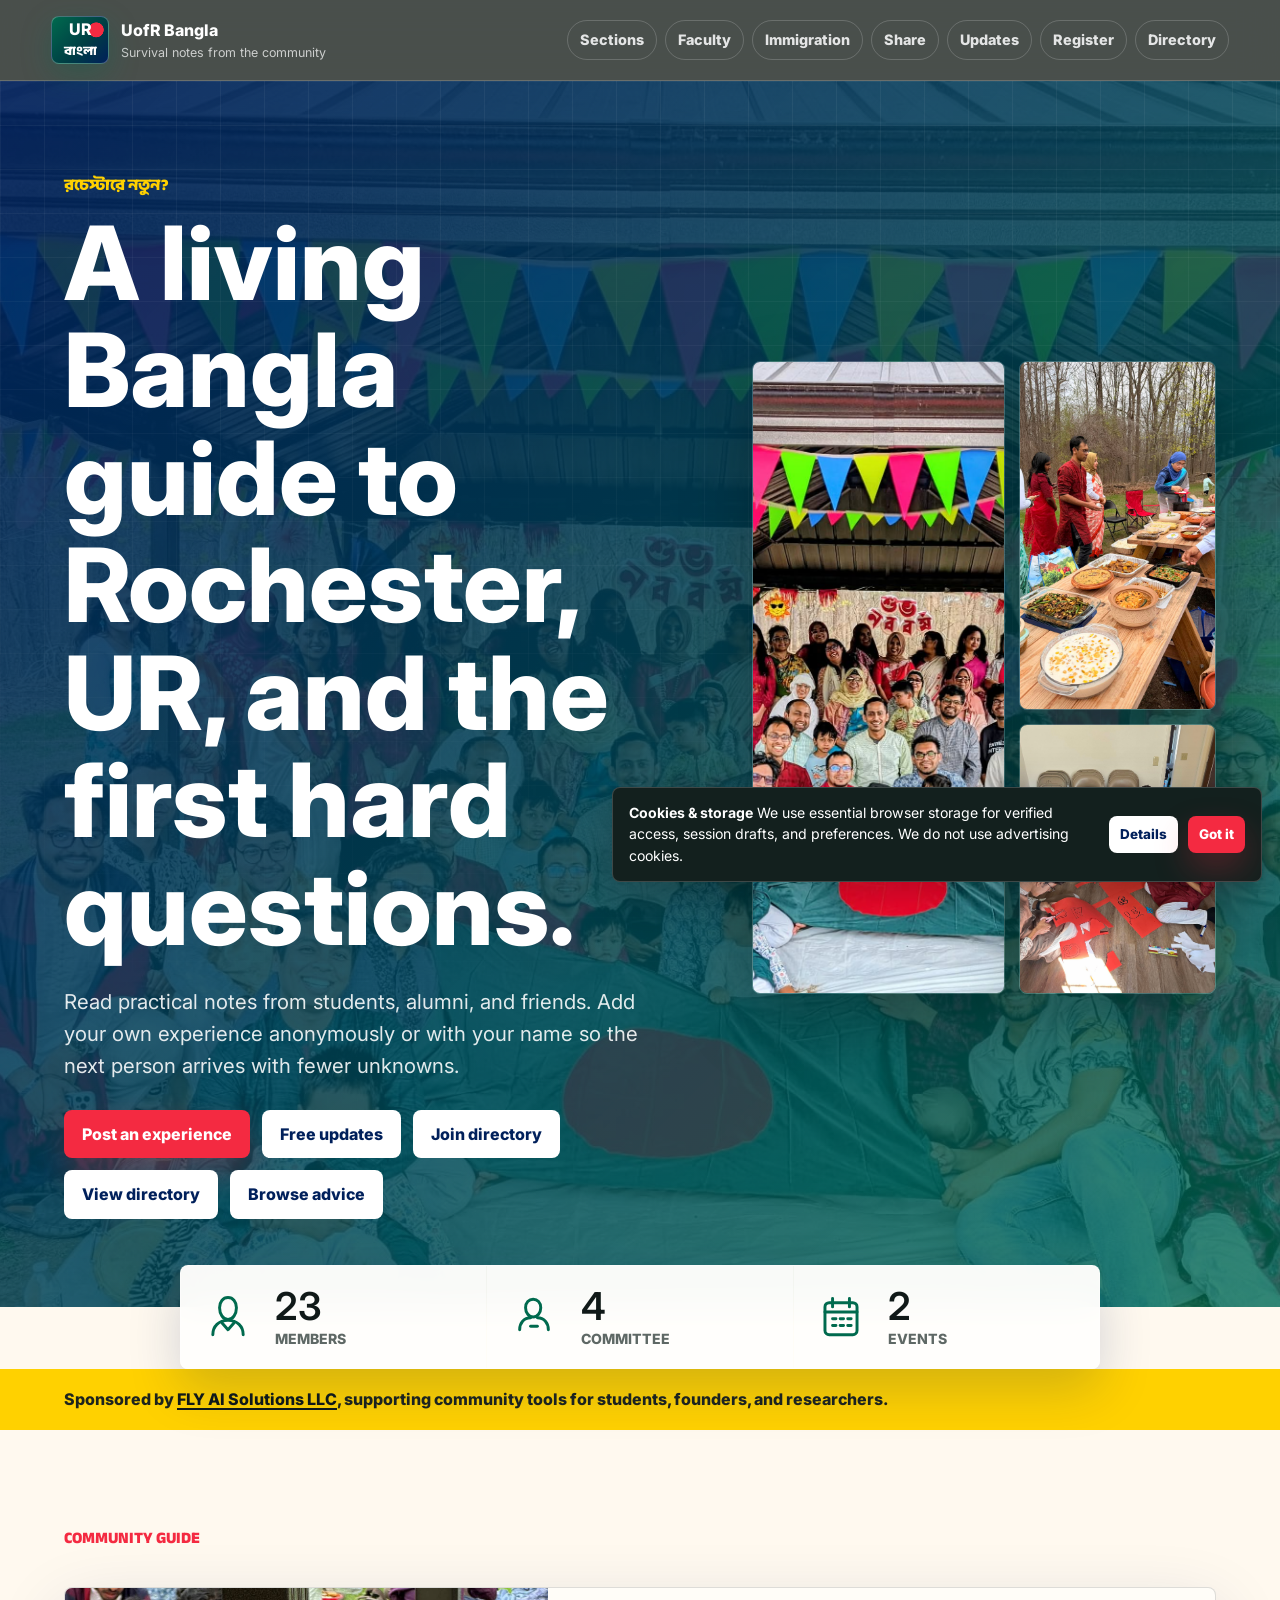
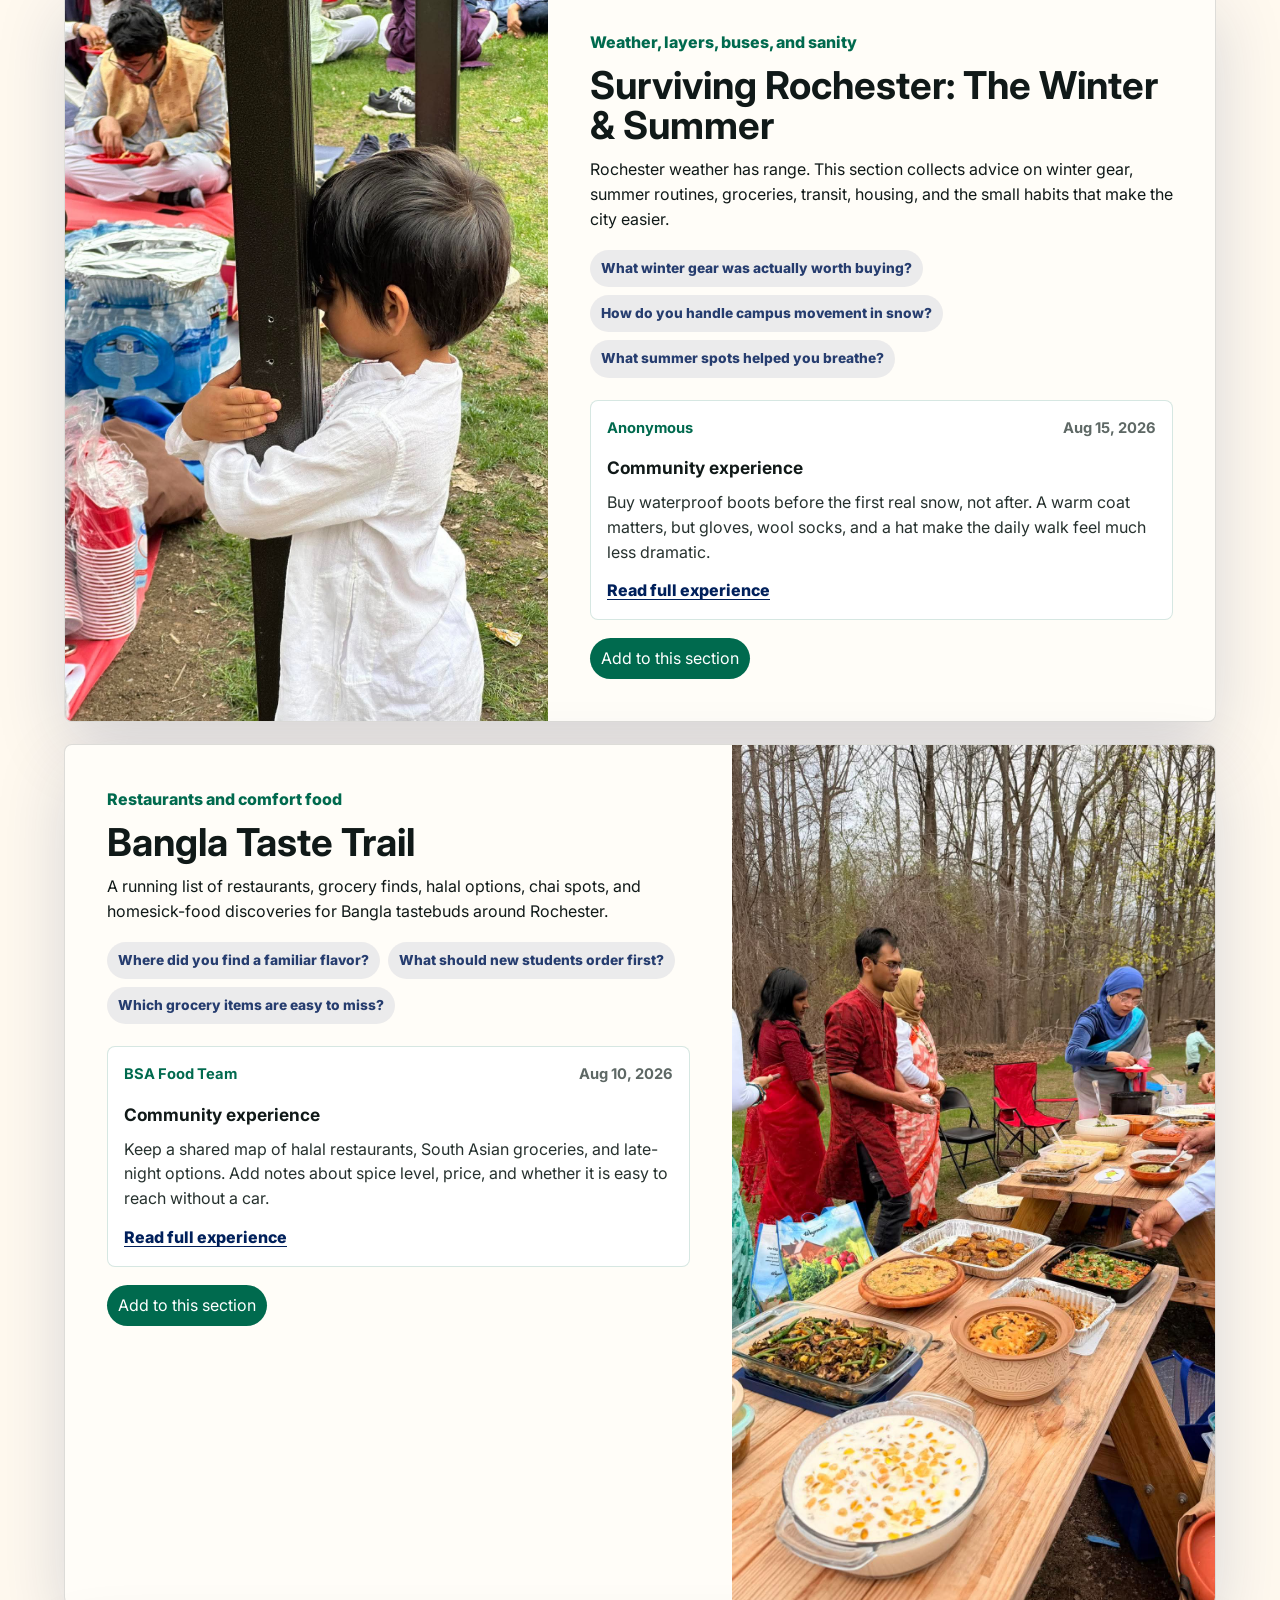
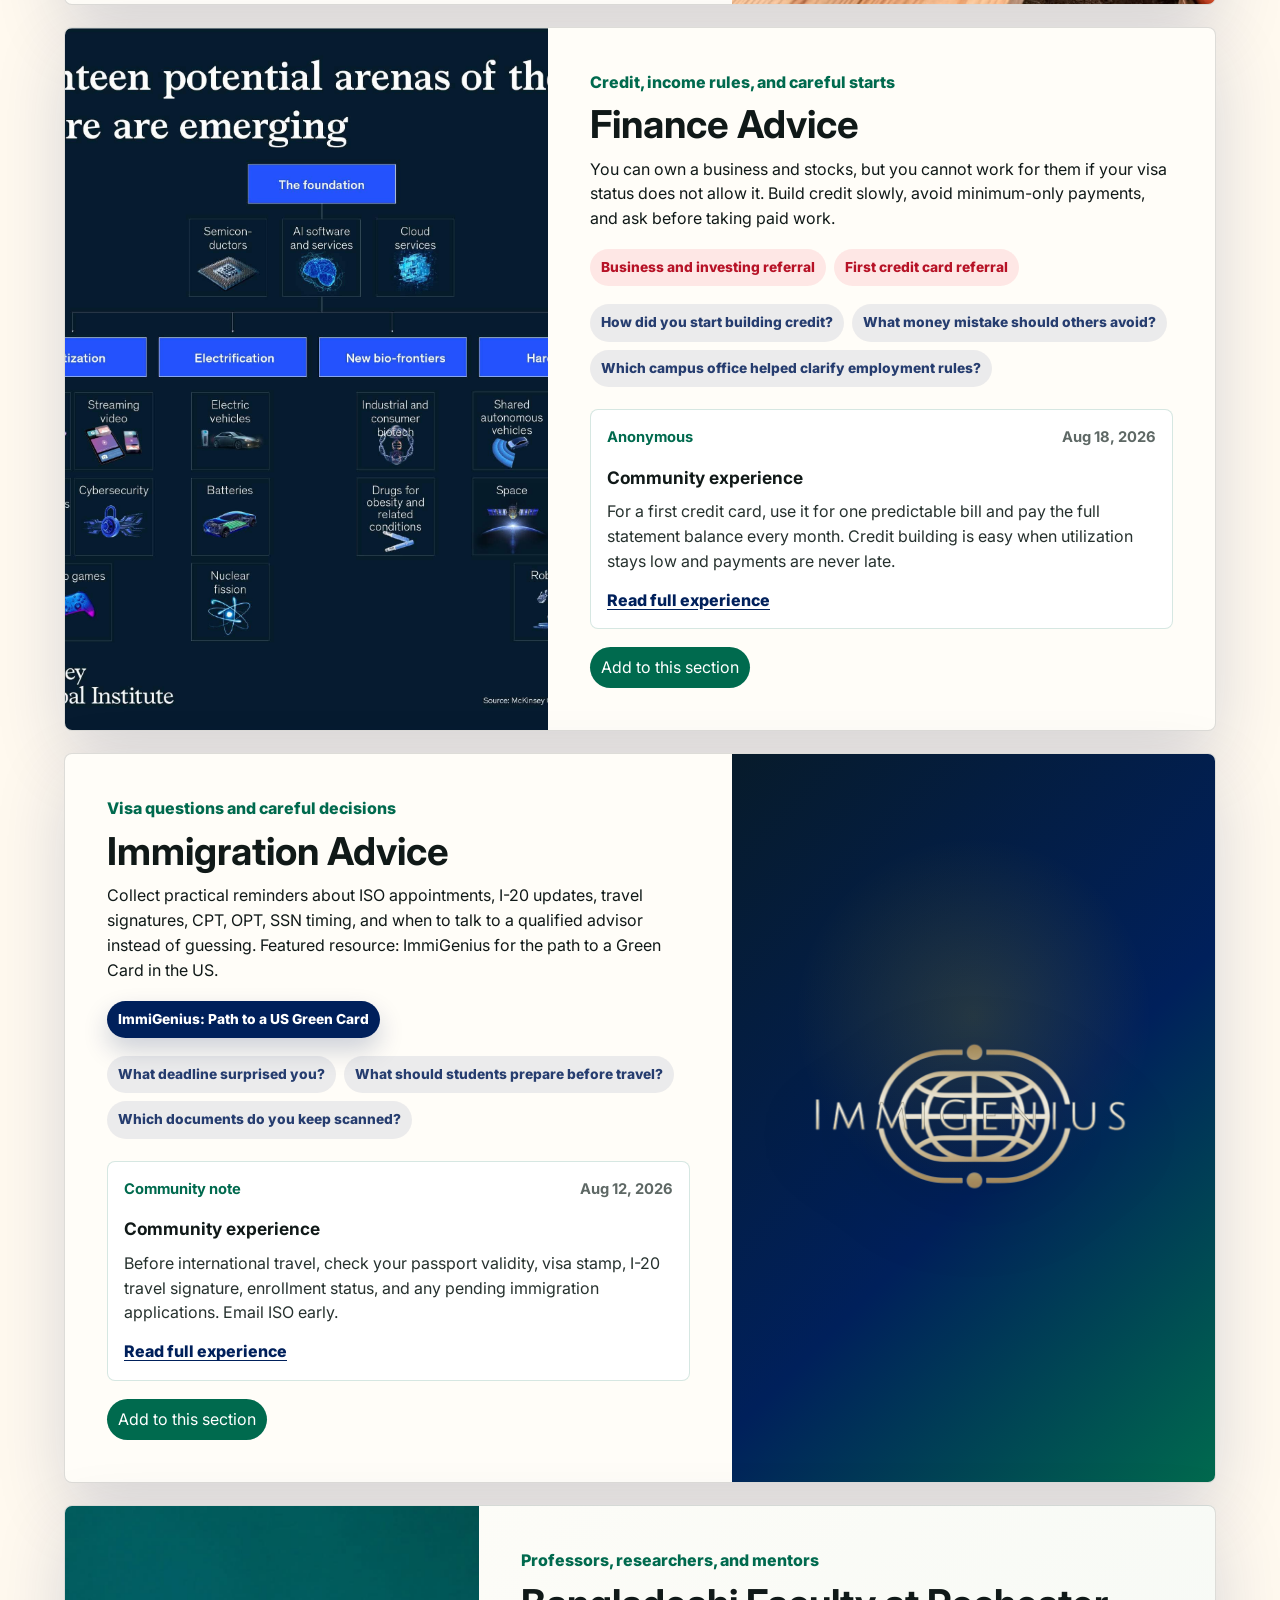
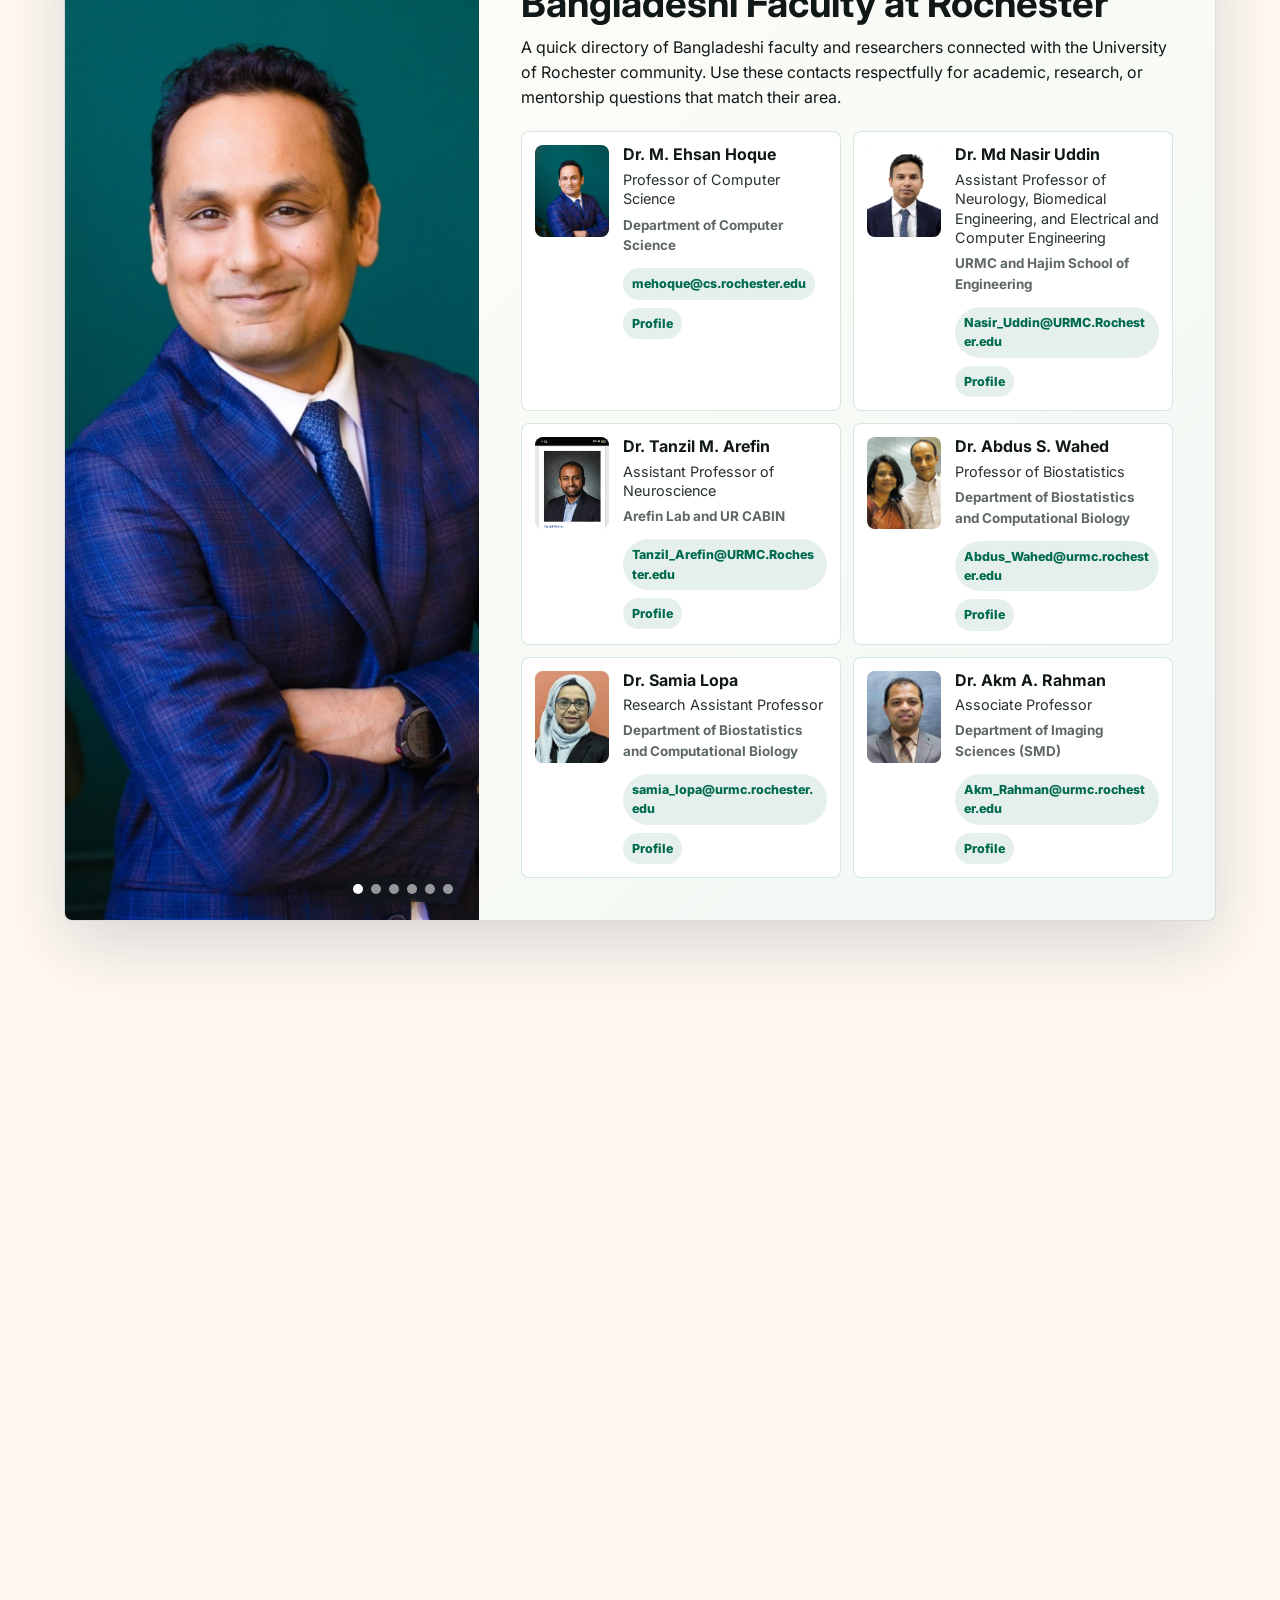
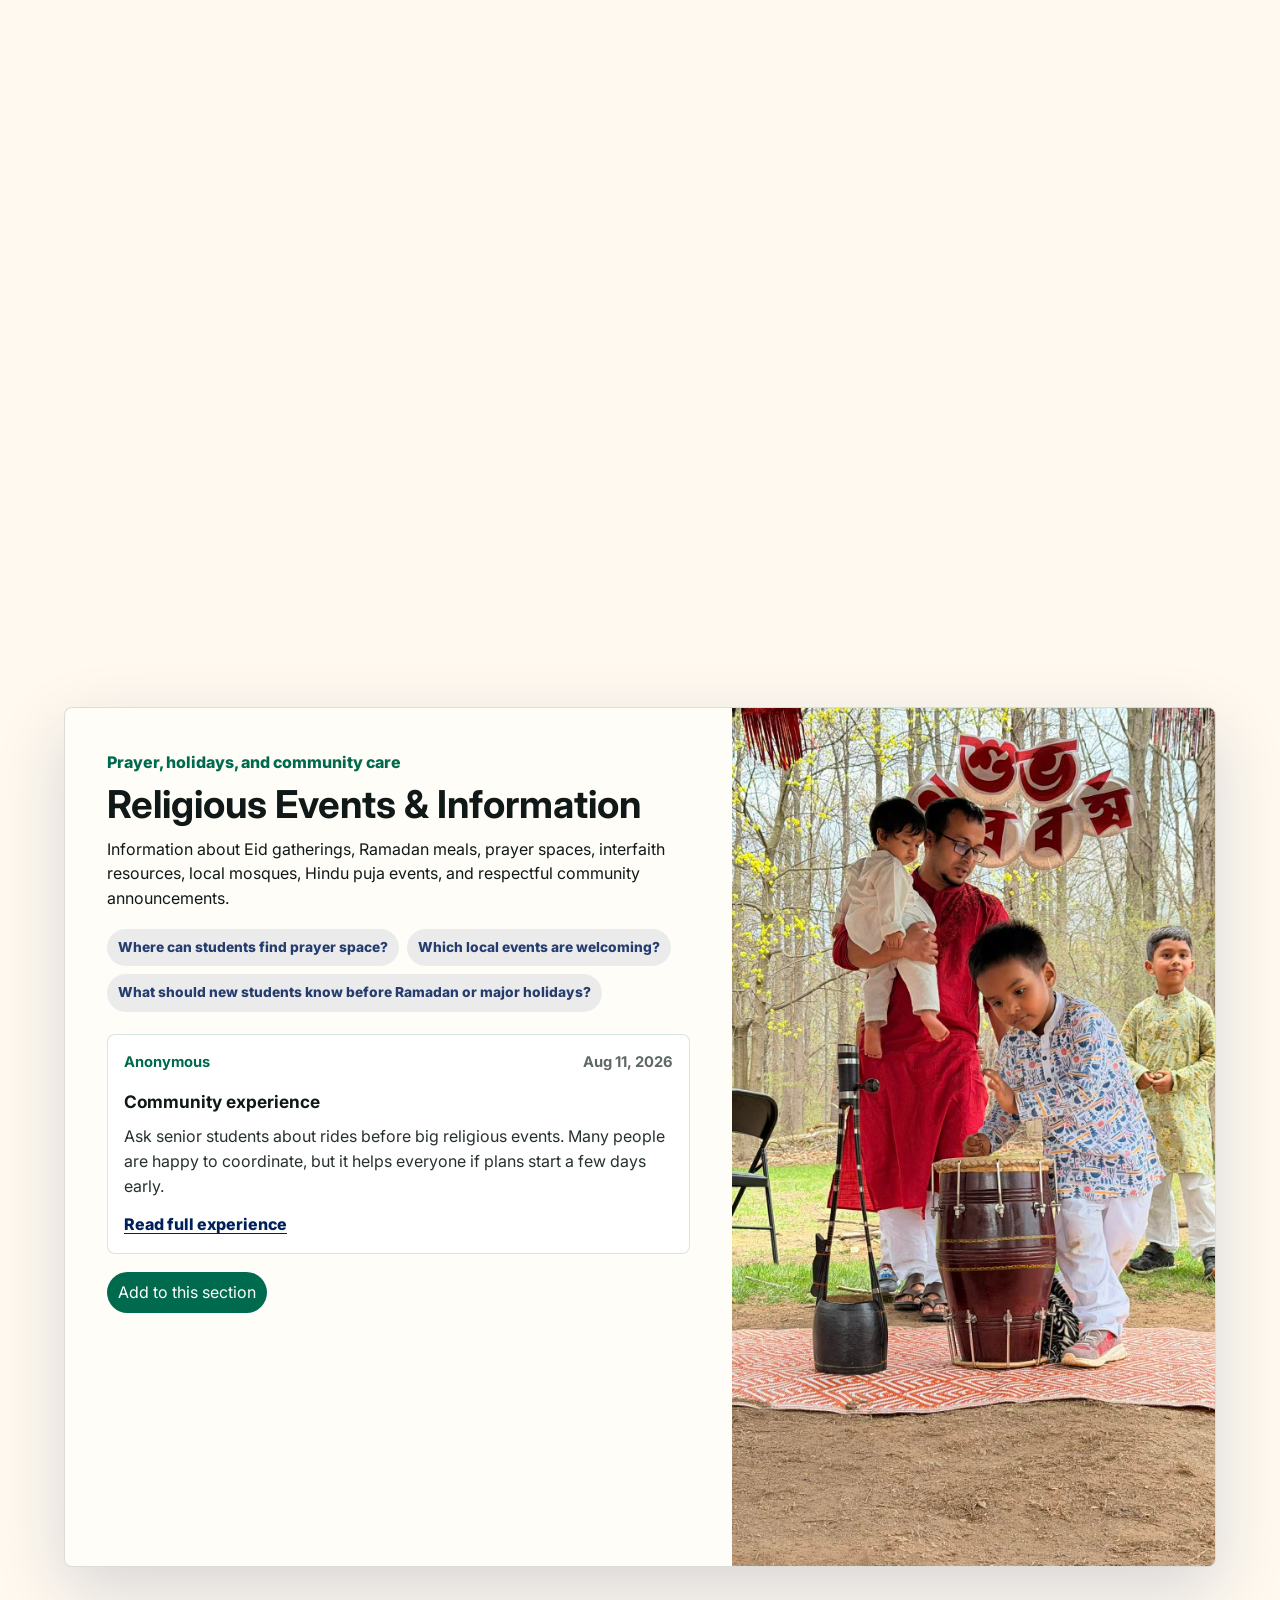
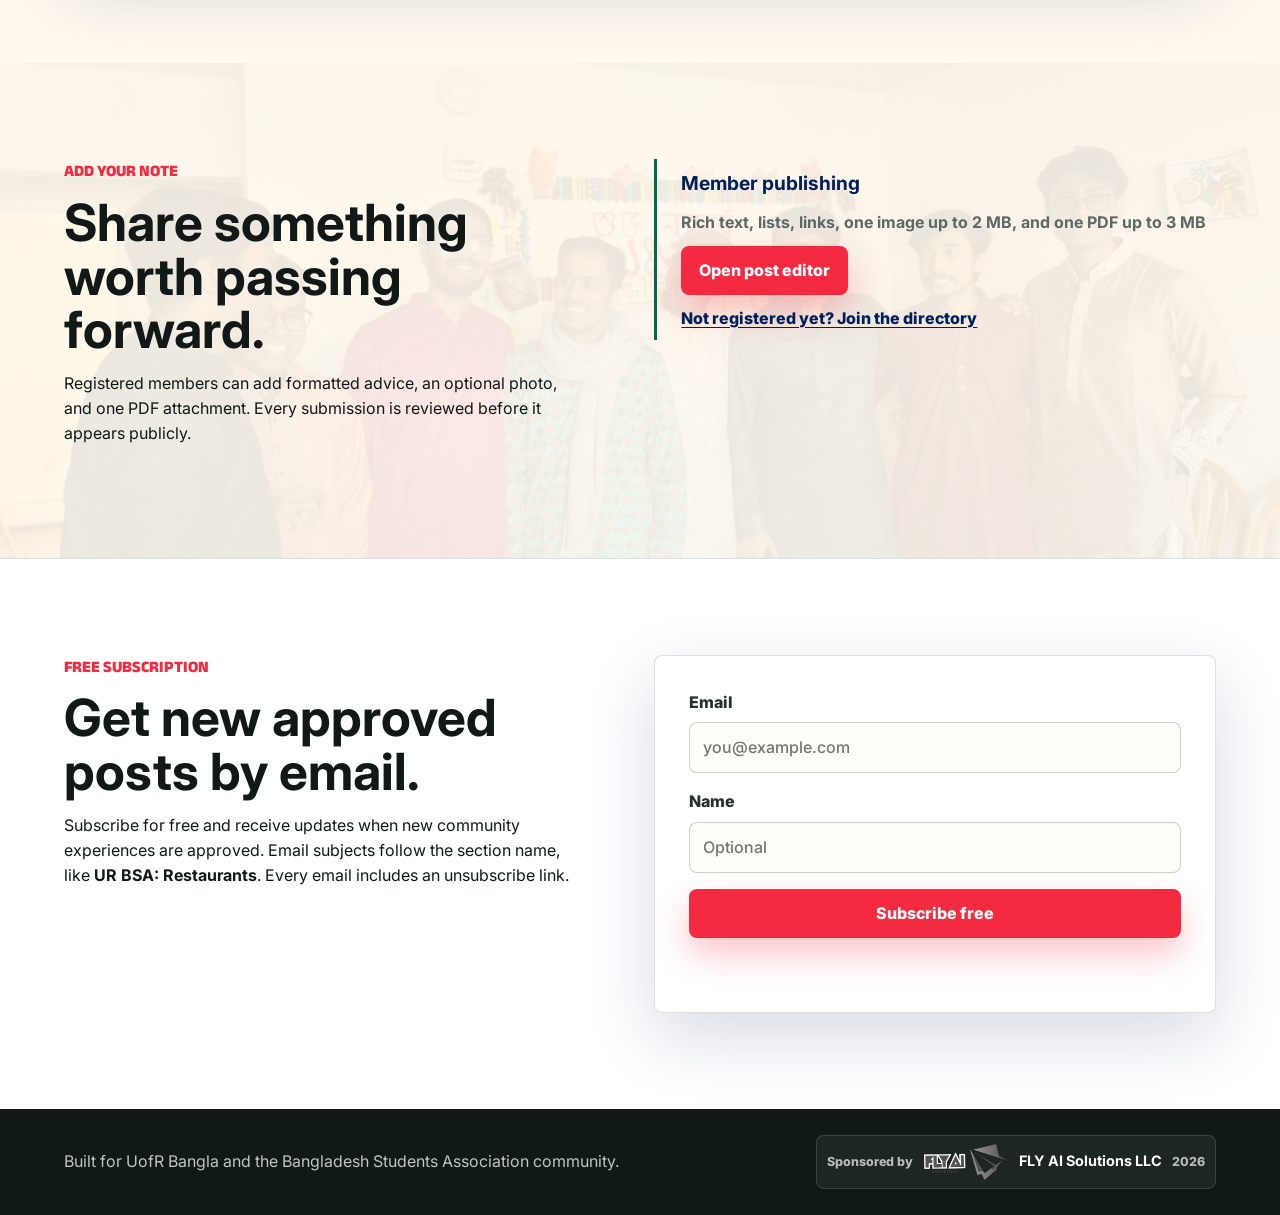
<file: index.html>
<!doctype html>
<html lang="en">
  <head>
    <meta charset="utf-8" />
    <meta name="viewport" content="width=device-width, initial-scale=1" />
    <title>UofR Bangla | Community Field Guide</title>
    <meta
      name="description"
      content="A community-powered one-page guide for Bangladeshi students and friends at the University of Rochester."
    />
    <link rel="preconnect" href="https://fonts.googleapis.com" />
    <link rel="preconnect" href="https://fonts.gstatic.com" crossorigin />
    <link
      href="https://fonts.googleapis.com/css2?family=Anek+Bangla:wght@500;600;700;800&family=Inter:wght@400;500;600;700;800&display=swap"
      rel="stylesheet"
    />
    <link rel="stylesheet" href="assets/css/uofr-bangla.css?v=20260904-13" />
  </head>
  <body>
    <header class="topbar">
      <a class="brand" href="index.html" aria-label="UofR Bangla home">
        <span class="brand-mark">
          <strong>UR</strong>
          <em>বাংলা</em>
        </span>
        <span>
          <strong>UofR Bangla</strong>
          <small>Survival notes from the community</small>
        </span>
      </a>
      <button class="nav-toggle" type="button" aria-expanded="false" aria-controls="siteNav">
        <span></span>
        <span></span>
        <span></span>
      </button>
      <nav class="nav" id="siteNav" aria-label="Page sections">
        <a href="#sections">Sections</a>
        <a href="#bangladeshi-faculty">Faculty</a>
        <a href="#immigration-advice">Immigration</a>
        <a href="#share">Share</a>
        <a href="#subscribe">Updates</a>
        <a href="register.html">Register</a>
        <a href="directory.html">Directory</a>
      </nav>
    </header>

    <main>
      <section class="hero" aria-labelledby="page-title">
        <div class="hero-copy">
          <p class="eyebrow">রচেস্টারে নতুন?</p>
          <h1 id="page-title">A living Bangla guide to Rochester, UR, and the first hard questions.</h1>
          <p>
            Read practical notes from students, alumni, and friends. Add your own experience anonymously or with your name
            so the next person arrives with fewer unknowns.
          </p>
          <div class="hero-actions">
            <button class="button primary" type="button" data-open-post-editor>Post an experience</button>
            <a class="button secondary" href="#subscribe">Free updates</a>
            <a class="button secondary" href="register.html">Join directory</a>
            <a class="button secondary" href="directory.html">View directory</a>
            <a class="button secondary" href="#sections">Browse advice</a>
          </div>
        </div>
        <div class="hero-gallery" aria-label="UofR Bangla community photos">
          <img src="assets/images/group_photo.JPEG" alt="Bangladeshi student community group photo" />
          <img src="assets/images/pohela_boishak_food.JPEG" alt="Pohela Boishakh food table" />
          <img src="assets/images/working_together.JPEG" alt="Students working together" />
        </div>
      </section>

      <section class="community-stats" aria-label="UofR Bangla community numbers">
        <a class="community-stat-card" href="directory.html">
          <svg viewBox="0 0 64 64" aria-hidden="true">
            <path d="M14 53c0-10 7-17 18-17s18 7 18 17" />
            <path d="M22 21c0-7 4-12 10-12s10 5 10 12-4 14-10 14-10-7-10-14Z" />
            <path d="M25 39l7 8 7-8" />
          </svg>
          <strong data-stat="members">23</strong>
          <span>Members</span>
        </a>
        <article class="community-stat-card">
          <svg viewBox="0 0 64 64" aria-hidden="true">
            <path d="M15 47c0-8 5-14 13-14" />
            <path d="M36 33c8 0 13 6 13 14" />
            <path d="M22 21c0-6 4-10 9-10s9 4 9 10-4 11-9 11-9-5-9-11Z" />
            <path d="M28 43h8" />
          </svg>
          <strong data-stat="committee">4</strong>
          <span>Committee</span>
        </article>
        <article class="community-stat-card">
          <svg viewBox="0 0 64 64" aria-hidden="true">
            <rect x="13" y="15" width="38" height="38" rx="5" />
            <path d="M22 10v10M42 10v10M13 26h38M22 34h4M31 34h4M40 34h4M22 42h4M31 42h4M40 42h4" />
          </svg>
          <strong data-stat="events">2</strong>
          <span>Events</span>
        </article>
      </section>

      <section class="intro-band">
        <p>
          Sponsored by <a href="https://flyai.online" target="_blank" rel="noopener">FLY AI Solutions LLC</a>,
          supporting community tools for students, founders, and researchers.
        </p>
      </section>

      <section class="section-shell" id="sections">
        <div class="section-heading">
          <p class="eyebrow">Community guide</p>
        </div>
        <div class="section-grid" id="sectionGrid" aria-live="polite"></div>
      </section>

      <section class="share-panel" id="share" aria-labelledby="share-title">
        <div>
          <p class="eyebrow">Add your note</p>
          <h2 id="share-title">Share something worth passing forward.</h2>
          <p>
            Registered members can add formatted advice, an optional photo, and one PDF attachment. Every submission is
            reviewed before it appears publicly.
          </p>
        </div>
        <div class="share-entry">
          <strong>Member publishing</strong>
          <span>Rich text, lists, links, one image up to 2 MB, and one PDF up to 3 MB</span>
          <button class="button primary" type="button" data-open-post-editor>Open post editor</button>
          <a href="register.html">Not registered yet? Join the directory</a>
        </div>
      </section>

      <section class="subscribe-panel" id="subscribe" aria-labelledby="subscribe-title">
        <div>
          <p class="eyebrow">Free subscription</p>
          <h2 id="subscribe-title">Get new approved posts by email.</h2>
          <p>
            Subscribe for free and receive updates when new community experiences are approved. Email subjects follow the
            section name, like <strong>UR BSA: Restaurants</strong>. Every email includes an unsubscribe link.
          </p>
        </div>
        <form class="subscribe-form" id="subscribeForm">
          <label>
            Email
            <input name="email" type="email" maxlength="180" placeholder="you@example.com" required />
          </label>
          <label>
            Name
            <input name="name" type="text" maxlength="100" placeholder="Optional" />
          </label>
          <button class="button primary" type="submit">Subscribe free</button>
          <p class="form-status" id="subscribeStatus" role="status" aria-live="polite"></p>
        </form>
      </section>
    </main>

    <dialog class="post-editor-dialog" id="postEditorDialog" aria-labelledby="postEditorTitle">
      <div class="post-editor-shell">
        <header class="post-editor-header">
          <div>
            <p class="eyebrow">Member post</p>
            <h2 id="postEditorTitle">Share an experience</h2>
          </div>
          <button class="icon-button" id="closePostEditor" type="button" aria-label="Close editor" title="Close editor">×</button>
        </header>

        <section class="post-access-gate" id="postAccessGate">
          <h3>Verify your registered email</h3>
          <p>Posting is available to members of the UofR Bangla directory.</p>
          <form class="experience-form" id="postAccessForm">
            <label>
              Registered email
              <input name="email" type="email" autocomplete="email" maxlength="180" required />
            </label>
            <button class="button primary" type="submit">Send access code</button>
            <p class="form-status" id="postAccessStatus" role="status" aria-live="polite"></p>
          </form>
          <form class="experience-form" id="postVerifyForm" hidden>
            <label>
              Verification code
              <input name="code" inputmode="numeric" autocomplete="one-time-code" minlength="4" maxlength="12" required />
            </label>
            <div class="editor-actions">
              <button class="button primary" type="submit">Verify and continue</button>
              <button class="button secondary" id="changePostEmail" type="button">Change email</button>
            </div>
            <p class="form-status" id="postVerifyStatus" role="status" aria-live="polite"></p>
          </form>
          <a class="text-action" href="register.html">Register for the community directory</a>
        </section>

        <section class="post-composer" id="postComposer" hidden>
          <div class="verified-member-bar">
            <span id="postMemberIdentity">Verified member</span>
            <button class="text-action" id="changePostAccount" type="button">Use another account</button>
          </div>

          <form class="experience-form" id="experienceForm">
            <label>
              Post title
              <input name="title" type="text" minlength="5" maxlength="140" placeholder="A clear summary of your experience" required />
            </label>

            <label>
              Section
              <select name="section" id="sectionSelect" required></select>
            </label>

            <div class="form-row">
              <label>
                Display name
                <input name="name" type="text" maxlength="120" placeholder="Shown only for credible posts" />
              </label>
              <label>
                Date
                <input name="date" type="date" required />
              </label>
            </div>

            <fieldset>
              <legend>Posting style</legend>
              <label class="radio-card">
                <input type="radio" name="visibility" value="anonymous" checked />
                <span>Anonymous</span>
              </label>
              <label class="radio-card">
                <input type="radio" name="visibility" value="credible" />
                <span>Credible</span>
              </label>
            </fieldset>

            <label>
              <span class="compose-label-row">
                <span>Experience</span>
                <small id="postCharacterCount">0 / 7,500</small>
              </span>
              <span class="post-rich-editor">
                <span class="compose-toolbar" aria-label="Text formatting">
                  <button type="button" data-post-format="bold" aria-label="Bold" title="Bold"><strong>B</strong></button>
                  <button type="button" data-post-format="italic" aria-label="Italic" title="Italic"><em>I</em></button>
                  <button type="button" data-post-format="insertUnorderedList" aria-label="Bulleted list" title="Bulleted list">• List</button>
                  <button type="button" data-post-format="insertOrderedList" aria-label="Numbered list" title="Numbered list">1. List</button>
                  <button type="button" data-post-format="createLink" aria-label="Add link" title="Add link">Link</button>
                </span>
                <span
                  class="post-compose-box"
                  id="postExperienceEditor"
                  contenteditable="true"
                  role="textbox"
                  aria-multiline="true"
                  aria-label="Experience"
                  data-placeholder="Share specific, kind, useful advice..."
                ></span>
              </span>
            </label>

            <label>
              Photo <small>Optional · JPEG, PNG, or WebP · maximum 2 MB</small>
              <input name="image" id="postImage" type="file" accept="image/jpeg,image/png,image/webp" />
            </label>
            <div class="post-image-preview" id="postImagePreview" hidden>
              <img alt="Selected post preview" />
              <button class="button secondary compact-button" id="removePostImage" type="button">Remove photo</button>
            </div>

            <label>
              PDF attachment <small>Optional · one PDF · maximum 3 MB</small>
              <input name="attachment" id="postAttachment" type="file" accept="application/pdf,.pdf" />
            </label>
            <p class="attachment-selection" id="postAttachmentStatus" hidden></p>

            <div class="editor-actions">
              <button class="button primary" type="submit">Submit for review</button>
              <button class="button secondary" id="savePostDraft" type="button">Save draft</button>
              <button class="button secondary" id="clearPostDraft" type="button">Clear draft</button>
            </div>
            <p class="draft-note">Draft text is stored only in this browser tab and is cleared when the tab closes.</p>
            <p class="form-status" id="formStatus" role="status" aria-live="polite"></p>
          </form>
        </section>
      </div>
    </dialog>

    <dialog class="post-detail-dialog" id="postDetailDialog" aria-labelledby="postDetailTitle">
      <article>
        <header class="post-detail-header">
          <div>
            <p class="eyebrow" id="postDetailSection"></p>
            <h2 id="postDetailTitle">Community experience</h2>
            <div class="experience-meta" id="postDetailMeta"></div>
          </div>
          <button class="icon-button" id="closePostDetail" type="button" aria-label="Close full post" title="Close">×</button>
        </header>
        <div class="post-detail-body" id="postDetailBody"></div>
      </article>
    </dialog>

    <aside class="storage-notice" id="storageNotice" aria-label="Cookie and browser storage notice" hidden>
      <p><strong>Cookies & storage</strong> We use essential browser storage for verified access, session drafts, and preferences. We do not use advertising cookies.</p>
      <div>
        <button class="button secondary compact-button" id="openStorageDetails" type="button">Details</button>
        <button class="button primary compact-button" id="acceptStorageNotice" type="button">Got it</button>
      </div>
    </aside>

    <dialog class="storage-dialog" id="storageDialog" aria-labelledby="storageTitle">
      <div>
        <header class="post-editor-header">
          <h2 id="storageTitle">Cookies & browser storage</h2>
          <button class="icon-button" id="closeStorageDetails" type="button" aria-label="Close storage details" title="Close">×</button>
        </header>
        <p>This website does not use advertising or analytics cookies.</p>
        <ul>
          <li><strong>Local storage:</strong> remembers verified directory access and your notice preference on this device.</li>
          <li><strong>Session storage:</strong> keeps post drafts in the current tab and admin access in the admin panel.</li>
          <li><strong>Submitted content:</strong> posts and image or PDF attachment locations are stored in the community database after submission and remain pending until moderation.</li>
          <li><strong>External services:</strong> Google Fonts may receive standard connection data when fonts load. External links open only when selected.</li>
        </ul>
        <button class="button primary" id="acceptStorageDetails" type="button">Acknowledge</button>
      </div>
    </dialog>

    <footer class="footer">
      <p>Built for UofR Bangla and the Bangladesh Students Association community.</p>
      <a class="sponsor" href="https://flyai.online" target="_blank" rel="noopener">
        <span>Sponsored by</span>
        <img src="assets/images/fly-ai-short-logo.png" alt="FLY AI Solutions LLC" />
        <strong>FLY AI Solutions LLC</strong>
        <small>2026</small>
      </a>
    </footer>

    <script src="assets/js/api-config.js?v=20260904-1"></script>
    <script src="assets/js/privacy.js?v=20260904-2" defer></script>
    <script src="assets/js/uofr-bangla.js?v=20260904-7" defer></script>
  </body>
</html>
</file>
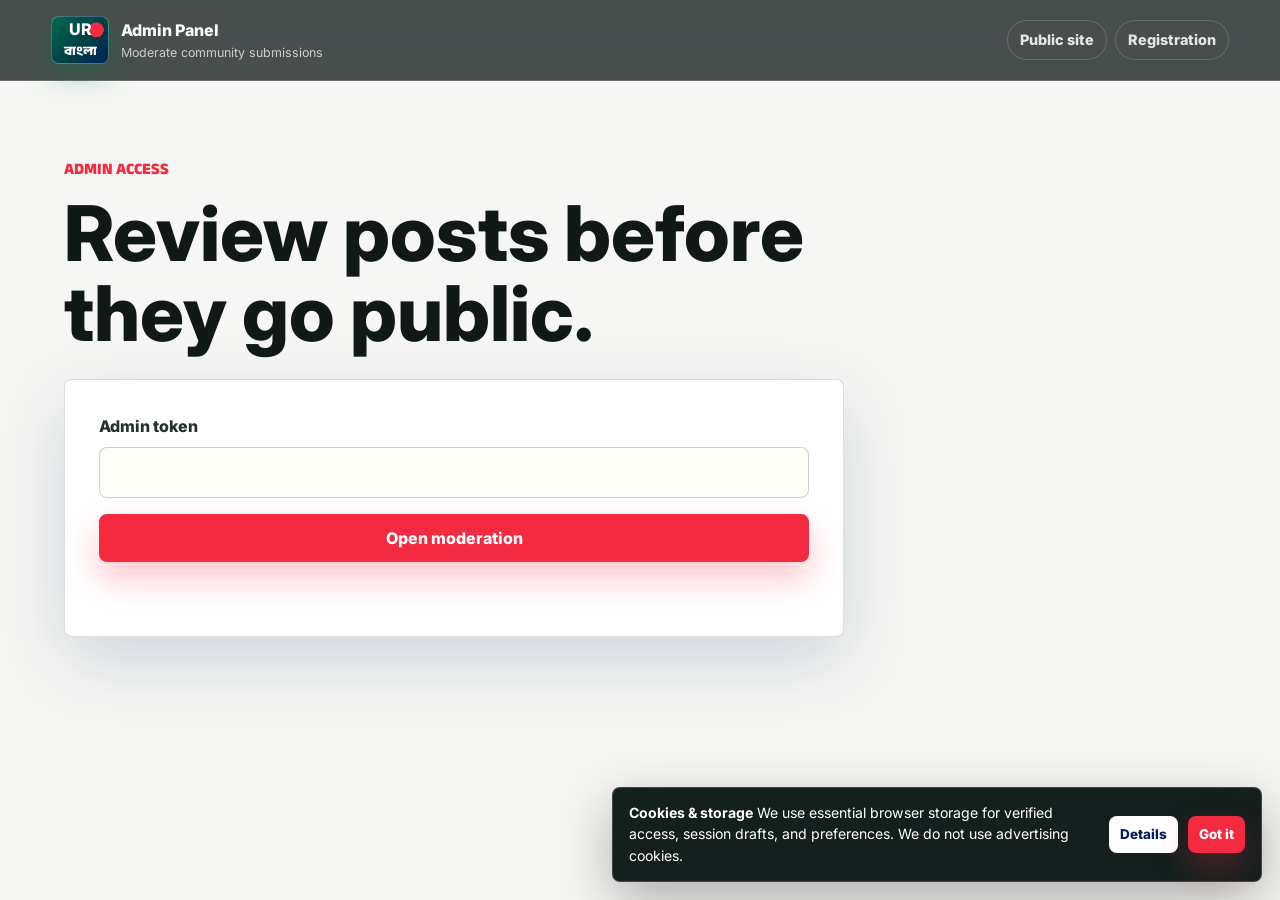
<file: admin.html>
<!doctype html>
<html lang="en">
  <head>
    <meta charset="utf-8" />
    <meta name="viewport" content="width=device-width, initial-scale=1" />
    <title>UofR Bangla | Admin</title>
    <link rel="preconnect" href="https://fonts.googleapis.com" />
    <link rel="preconnect" href="https://fonts.gstatic.com" crossorigin />
    <link
      href="https://fonts.googleapis.com/css2?family=Anek+Bangla:wght@500;600;700;800&family=Inter:wght@400;500;600;700;800&display=swap"
      rel="stylesheet"
    />
    <link rel="stylesheet" href="assets/css/uofr-bangla.css?v=20260904-13" />
  </head>
  <body class="admin-page">
    <header class="topbar">
      <a class="brand" href="index.html" aria-label="UofR Bangla home">
        <span class="brand-mark">
          <strong>UR</strong>
          <em>বাংলা</em>
        </span>
        <span>
          <strong>Admin Panel</strong>
          <small>Moderate community submissions</small>
        </span>
      </a>
      <nav class="nav simple-nav" aria-label="Admin navigation">
        <a href="index.html">Public site</a>
        <a href="register.html">Registration</a>
      </nav>
    </header>

    <main class="admin-shell">
      <section class="admin-login" id="adminLogin">
        <p class="eyebrow">Admin access</p>
        <h1>Review posts before they go public.</h1>
        <form class="experience-form" id="adminTokenForm">
          <label>
            Admin token
            <input name="token" type="password" autocomplete="current-password" required />
          </label>
          <button class="button primary" type="submit">Open moderation</button>
          <p class="form-status" id="adminLoginStatus" role="status" aria-live="polite"></p>
        </form>
      </section>

      <section class="admin-dashboard" id="adminDashboard" hidden>
        <div class="admin-dashboard-header">
          <div>
            <p class="eyebrow">Moderation queue</p>
            <h1>Community experiences</h1>
            <div class="status-tabs" aria-label="Post status filters">
              <button class="is-active" type="button" data-status-filter="pending">Pending</button>
              <button type="button" data-status-filter="approved">Approved</button>
              <button type="button" data-status-filter="rejected">Rejected</button>
            </div>
          </div>
          <div class="admin-actions">
            <button class="button secondary" id="refreshPosts" type="button">Refresh</button>
            <button class="button danger" id="logoutAdmin" type="button">Logout</button>
          </div>
        </div>
        <div class="admin-stats" id="adminStats" aria-live="polite"></div>
        <div class="admin-posts" id="adminPosts" aria-live="polite"></div>

        <section class="mailing-admin" aria-labelledby="mailingTitle">
          <div class="mailing-header">
            <div>
              <p class="eyebrow">Mailing directory</p>
              <h2 id="mailingTitle">Send community updates</h2>
            </div>
            <div class="mailing-header-actions">
              <button class="button secondary" id="downloadDirectory" type="button">Download CSV</button>
              <button class="button secondary" id="importDirectory" type="button">Refresh directory</button>
            </div>
          </div>

          <div class="mailing-grid">
            <section class="directory-panel" aria-label="Directory contacts">
              <div class="directory-tools">
                <label>
                  Search
                  <input id="directorySearch" type="search" placeholder="Name, email, department" />
                </label>
                <label>
                  Status
                  <select id="directoryStatusFilter">
                    <option value="">All statuses</option>
                  </select>
                </label>
                <label>
                  Role
                  <select id="directoryRoleFilter">
                    <option value="">All roles</option>
                  </select>
                </label>
              </div>
              <div class="selection-tools">
                <strong id="selectedContactCount">0 selected</strong>
                <button class="button secondary compact-button" id="selectVisibleContacts" type="button">Select visible</button>
                <button class="button secondary compact-button" id="clearSelectedContacts" type="button">Clear</button>
                <button class="button danger compact-button" id="deleteSelectedContacts" type="button" disabled>Delete selected</button>
              </div>
              <p class="form-status" id="directoryStatus" role="status" aria-live="polite"></p>
              <div class="directory-list" id="directoryContacts"></div>
            </section>

            <form class="mailing-form" id="mailingForm">
              <section class="group-builder" aria-labelledby="groupBuilderTitle">
                <p class="eyebrow" id="groupBuilderTitle">Saved groups</p>
                <label>
                  Group name
                  <input id="groupName" type="text" maxlength="120" placeholder="Welcome Tea Fall 2026" />
                </label>
                <label>
                  Paste emails from Excel for this group
                  <textarea id="groupEmails" rows="5" placeholder="Paste one column, rows, or mixed cells with emails"></textarea>
                </label>
                <div class="form-row">
                  <label>
                    Default role
                    <input id="groupDefaultRole" type="text" maxlength="80" value="Event" />
                  </label>
                  <label>
                    Default status
                    <input id="groupDefaultStatus" type="text" maxlength="80" value="Event group" />
                  </label>
                </div>
                <button class="button secondary" id="createEmailGroup" type="button">Create group from pasted or selected</button>
                <p class="form-status" id="groupStatus" role="status" aria-live="polite"></p>
              </section>

              <div>
                <p class="eyebrow">Audience</p>
                <label>
                  Saved group
                  <select id="mailingGroupSelect" multiple size="4"></select>
                </label>
                <div class="audience-options" id="mailingAudience"></div>
              </div>
              <label>
                Direct recipients
                <textarea
                  name="directEmails"
                  rows="4"
                  placeholder="Optional: paste one or multiple emails from Excel for this send only"
                ></textarea>
              </label>
              <label>
                Test email
                <input name="testEmail" type="email" placeholder="Optional test recipient" />
              </label>
              <label>
                Subject
                <input name="subject" type="text" placeholder="UR BSA: Welcome Tea Update" required />
              </label>
              <section class="draft-panel" aria-labelledby="draftPanelTitle">
                <div class="draft-panel-header">
                  <div>
                    <p class="eyebrow" id="draftPanelTitle">Drafts</p>
                    <strong>Save up to 5 reusable messages</strong>
                  </div>
                  <button class="button secondary compact-button" id="saveEmailDraft" type="button">Save draft</button>
                </div>
                <div class="draft-actions">
                  <label>
                    Draft name
                    <input id="draftName" type="text" maxlength="120" placeholder="Orientation reminder" />
                  </label>
                  <label>
                    Load saved draft
                    <select id="emailDraftSelect">
                      <option value="">No saved draft selected</option>
                    </select>
                  </label>
                </div>
                <div class="selection-tools">
                  <button class="button secondary compact-button" id="loadEmailDraft" type="button">Load draft</button>
                  <button class="button danger compact-button" id="deleteEmailDraft" type="button">Delete draft</button>
                </div>
                <p class="form-status" id="draftStatus" role="status" aria-live="polite"></p>
              </section>
              <section class="compose-field" aria-labelledby="mailingMessageLabel">
                <div class="compose-label-row">
                  <span id="mailingMessageLabel">Message</span>
                  <small>Rich formatting with plain-text fallback</small>
                </div>
                <div class="compose-editor">
                  <div class="compose-toolbar" aria-label="Email formatting tools">
                    <button type="button" data-format="bold" aria-label="Bold"><strong>B</strong></button>
                    <button type="button" data-format="italic" aria-label="Italic"><em>I</em></button>
                    <button type="button" data-format="underline" aria-label="Underline"><span>U</span></button>
                    <button type="button" data-format="insertUnorderedList" aria-label="Bulleted list">List</button>
                    <button type="button" data-format="createLink" aria-label="Add link">Link</button>
                    <button type="button" data-format="removeFormat" aria-label="Clear formatting">Clear</button>
                  </div>
                  <div
                    class="compose-box"
                    id="mailingEditor"
                    contenteditable="true"
                    role="textbox"
                    aria-multiline="true"
                    aria-labelledby="mailingMessageLabel"
                    data-placeholder="Write the email body..."
                  ></div>
                </div>
                <textarea name="message" id="mailingMessage" hidden></textarea>
              </section>
              <button class="button primary" type="submit">Send email</button>
              <p class="form-status" id="mailingStatus" role="status" aria-live="polite"></p>
            </form>
          </div>
        </section>
      </section>
    </main>

    <script src="assets/js/api-config.js?v=20260904-1"></script>
    <script src="assets/js/privacy.js?v=20260904-2" defer></script>
    <script src="assets/js/admin.js?v=20260904-3" defer></script>
  </body>
</html>
</file>
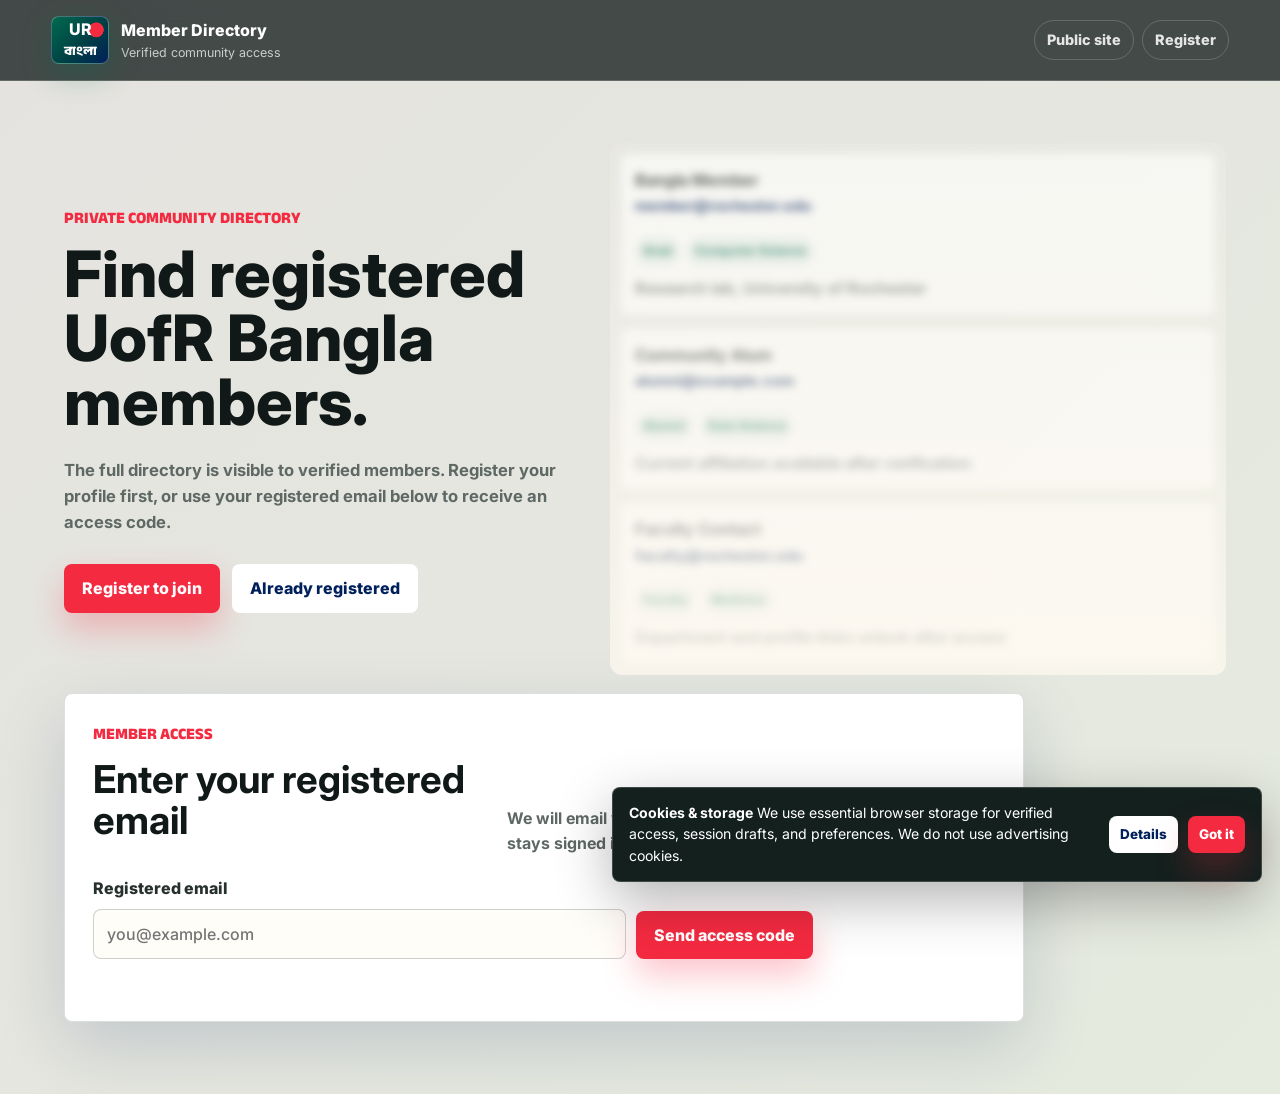
<file: directory.html>
<!doctype html>
<html lang="en">
  <head>
    <meta charset="utf-8" />
    <meta name="viewport" content="width=device-width, initial-scale=1" />
    <title>UofR Bangla | Member Directory</title>
    <meta name="description" content="Verified UofR Bangla member directory for registered community members." />
    <link rel="preconnect" href="https://fonts.googleapis.com" />
    <link rel="preconnect" href="https://fonts.gstatic.com" crossorigin />
    <link
      href="https://fonts.googleapis.com/css2?family=Anek+Bangla:wght@500;600;700;800&family=Inter:wght@400;500;600;700;800&display=swap"
      rel="stylesheet"
    />
    <link rel="stylesheet" href="assets/css/uofr-bangla.css?v=20260904-13" />
  </head>
  <body class="directory-page">
    <header class="topbar">
      <a class="brand" href="index.html" aria-label="UofR Bangla home">
        <span class="brand-mark">
          <strong>UR</strong>
          <em>বাংলা</em>
        </span>
        <span>
          <strong>Member Directory</strong>
          <small>Verified community access</small>
        </span>
      </a>
      <nav class="nav simple-nav" aria-label="Directory navigation">
        <a href="index.html">Public site</a>
        <a href="register.html">Register</a>
      </nav>
    </header>

    <main class="directory-shell">
      <section class="directory-preview" id="directoryPreview" aria-labelledby="directoryPreviewTitle">
        <div class="directory-preview-copy">
          <p class="eyebrow">Private community directory</p>
          <h1 id="directoryPreviewTitle">Find registered UofR Bangla members.</h1>
          <p>
            The full directory is visible to verified members. Register your profile first, or use your registered email
            below to receive an access code.
          </p>
          <div class="hero-actions">
            <a class="button primary" href="register.html">Register to join</a>
            <a class="button secondary" href="#directoryAccess">Already registered</a>
          </div>
        </div>
        <div class="preview-directory-grid" aria-hidden="true">
          <article class="member-card is-blurred">
            <div>
              <strong>Bangla Member</strong>
              <a>member@rochester.edu</a>
            </div>
            <div class="directory-badges">
              <span>Grad</span>
              <span>Computer Science</span>
            </div>
            <p>Research lab, University of Rochester</p>
          </article>
          <article class="member-card is-blurred">
            <div>
              <strong>Community Alum</strong>
              <a>alumni@example.com</a>
            </div>
            <div class="directory-badges">
              <span>Alumni</span>
              <span>Data Science</span>
            </div>
            <p>Current affiliation available after verification</p>
          </article>
          <article class="member-card is-blurred">
            <div>
              <strong>Faculty Contact</strong>
              <a>faculty@rochester.edu</a>
            </div>
            <div class="directory-badges">
              <span>Faculty</span>
              <span>Medicine</span>
            </div>
            <p>Department and profile links unlock after access</p>
          </article>
        </div>
      </section>

      <section class="directory-access-card" id="directoryAccess">
        <div class="directory-access-heading">
          <div>
            <p class="eyebrow">Member access</p>
            <h2>Enter your registered email</h2>
          </div>
          <p>We will email you a one-time access code. Verified access stays signed in on this device.</p>
        </div>

        <form class="experience-form" id="directoryAccessForm">
          <label>
            Registered email
            <input name="email" type="email" maxlength="180" placeholder="you@example.com" required />
          </label>
          <button class="button primary" type="submit">Send access code</button>
          <p class="form-status" id="accessStatus" role="status" aria-live="polite"></p>
        </form>

        <form class="experience-form otp-form" id="directoryVerifyForm" hidden>
          <label>
            Access code
            <input name="code" type="text" inputmode="numeric" maxlength="12" autocomplete="one-time-code" required />
          </label>
          <button class="button primary" type="submit">Open directory</button>
          <button class="button secondary" id="changeAccessEmail" type="button">Use another email</button>
          <p class="form-status" id="verifyStatus" role="status" aria-live="polite"></p>
        </form>
      </section>

      <section class="member-directory" id="memberDirectory" hidden>
        <div class="member-directory-header">
          <div>
            <p class="eyebrow">Community directory</p>
            <h2>Members</h2>
            <p class="member-directory-summary" id="memberStatus" role="status" aria-live="polite"></p>
          </div>
          <div class="member-directory-actions">
            <label class="directory-search-field">
              Search
              <input id="directorySearch" type="search" placeholder="Name, role, or department" autocomplete="off" />
            </label>
            <label>
              Index by
              <select id="directorySort">
                <option value="name">Name</option>
                <option value="department">Department</option>
              </select>
            </label>
            <button class="button secondary directory-refresh" id="refreshDirectoryMembers" type="button" title="Refresh member list" aria-label="Refresh member list">Refresh</button>
            <button class="button secondary" id="closeDirectory" type="button">Sign out</button>
          </div>
        </div>
        <nav class="directory-index" id="directoryIndex" aria-label="Directory index"></nav>
        <div class="member-list" id="memberGrid"></div>
      </section>
    </main>

    <script src="assets/js/api-config.js?v=20260904-1"></script>
    <script src="assets/js/privacy.js?v=20260904-2" defer></script>
    <script src="assets/js/directory.js?v=20260904-9" defer></script>
  </body>
</html>
</file>
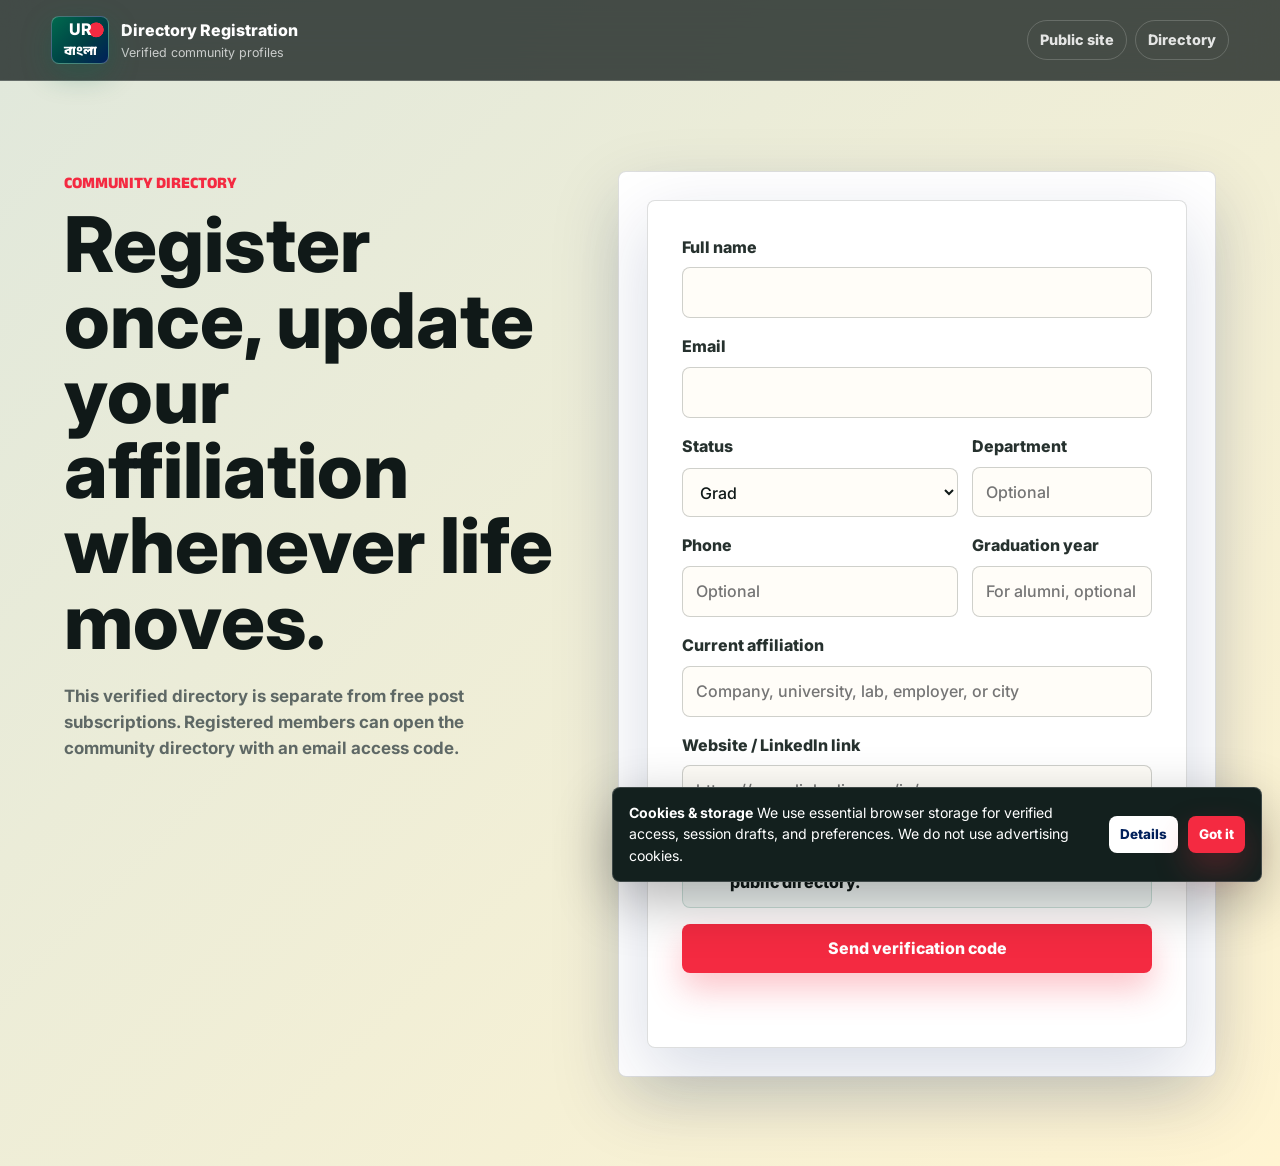
<file: register.html>
<!doctype html>
<html lang="en">
  <head>
    <meta charset="utf-8" />
    <meta name="viewport" content="width=device-width, initial-scale=1" />
    <title>UofR Bangla | Directory Registration</title>
    <meta
      name="description"
      content="Register or update a verified UofR Bangla community directory profile."
    />
    <link rel="preconnect" href="https://fonts.googleapis.com" />
    <link rel="preconnect" href="https://fonts.gstatic.com" crossorigin />
    <link
      href="https://fonts.googleapis.com/css2?family=Anek+Bangla:wght@500;600;700;800&family=Inter:wght@400;500;600;700;800&display=swap"
      rel="stylesheet"
    />
    <link rel="stylesheet" href="assets/css/uofr-bangla.css?v=20260904-13" />
  </head>
  <body class="registration-page">
    <header class="topbar">
      <a class="brand" href="index.html" aria-label="UofR Bangla home">
        <span class="brand-mark">
          <strong>UR</strong>
          <em>বাংলা</em>
        </span>
        <span>
          <strong>Directory Registration</strong>
          <small>Verified community profiles</small>
        </span>
      </a>
      <nav class="nav simple-nav" aria-label="Registration navigation">
        <a href="index.html">Public site</a>
        <a href="directory.html">Directory</a>
      </nav>
    </header>

    <main class="registration-shell">
      <section class="registration-intro">
        <p class="eyebrow">Community directory</p>
        <h1>Register once, update your affiliation whenever life moves.</h1>
        <p>
          This verified directory is separate from free post subscriptions. Registered members can open the community
          directory with an email access code.
        </p>
      </section>

      <section class="registration-card">
        <form class="experience-form" id="directoryRegistrationForm">
          <label>
            Full name
            <input name="name" type="text" maxlength="120" required />
          </label>
          <label>
            Email
            <input name="email" type="email" maxlength="180" required />
          </label>
          <div class="form-row">
            <label>
              Status
              <select name="role" id="directoryRole" required>
                <option value="Grad">Grad</option>
                <option value="Undergrad">Undergrad</option>
                <option value="Postdoc">Postdoc</option>
                <option value="Faculty">Faculty</option>
                <option value="Employee">Employee</option>
                <option value="Alumni">Alumni</option>
              </select>
            </label>
            <label>
              Department
              <input name="department" type="text" maxlength="160" placeholder="Optional" />
            </label>
          </div>
          <div class="form-row">
            <label>
              Phone
              <input name="phone" type="tel" maxlength="60" placeholder="Optional" />
            </label>
            <label>
              Graduation year
              <input name="graduationYear" type="text" maxlength="12" placeholder="For alumni, optional" />
            </label>
          </div>
          <label id="currentAffiliationLabel">
            Current affiliation
            <input
              name="currentAffiliation"
              type="text"
              maxlength="180"
              placeholder="Company, university, lab, employer, or city"
            />
          </label>
          <label>
            Website / LinkedIn link
            <input
              name="profileLink"
              type="url"
              maxlength="300"
              placeholder="https://www.linkedin.com/in/yourname"
              required
            />
          </label>
          <label class="check-card">
            <input name="publicProfile" type="checkbox" />
            <span>Allow this profile to be considered for a future public directory.</span>
          </label>
          <button class="button primary" type="submit">Send verification code</button>
          <p class="form-status" id="registrationStatus" role="status" aria-live="polite"></p>
        </form>

        <form class="experience-form otp-form" id="directoryOtpForm" hidden>
          <label>
            Verification code
            <input name="code" type="text" inputmode="numeric" maxlength="12" autocomplete="one-time-code" required />
          </label>
          <button class="button primary" type="submit">Confirm registration</button>
          <button class="button secondary" id="editRegistration" type="button">Edit details</button>
          <p class="form-status" id="otpStatus" role="status" aria-live="polite"></p>
        </form>
      </section>
    </main>

    <script src="assets/js/api-config.js?v=20260904-1"></script>
    <script src="assets/js/privacy.js?v=20260904-2" defer></script>
    <script src="assets/js/register.js?v=20260904-2" defer></script>
  </body>
</html>
</file>
<file: assets/css/uofr-bangla.css>
:root {
  --blue: #00205b;
  --gold: #ffd100;
  --green: #006a4e;
  --red: #f42a41;
  --ink: #101918;
  --muted: #5e6865;
  --paper: #fff9ef;
  --cream: #fffdf8;
  --line: rgba(16, 25, 24, 0.14);
  --shadow: 0 24px 70px rgba(0, 32, 91, 0.16);
}

* {
  box-sizing: border-box;
}

[hidden] {
  display: none !important;
}

html {
  scroll-behavior: smooth;
}

body {
  margin: 0;
  background: var(--paper);
  color: var(--ink);
  font-family: Inter, system-ui, -apple-system, BlinkMacSystemFont, "Segoe UI", sans-serif;
  line-height: 1.55;
}

a {
  color: inherit;
}

img {
  display: block;
  max-width: 100%;
}

code {
  border: 1px solid rgba(0, 106, 78, 0.18);
  border-radius: 6px;
  background: rgba(0, 106, 78, 0.08);
  padding: 2px 6px;
}

.topbar {
  position: sticky;
  top: 0;
  z-index: 20;
  display: flex;
  align-items: center;
  justify-content: space-between;
  gap: 24px;
  padding: 16px clamp(18px, 4vw, 56px);
  border-bottom: 1px solid rgba(255, 255, 255, 0.18);
  background: rgba(16, 25, 24, 0.76);
  color: #fff;
  backdrop-filter: blur(18px);
}

.brand {
  display: inline-flex;
  align-items: center;
  min-width: 220px;
  gap: 12px;
  text-decoration: none;
}

.brand-mark {
  position: relative;
  display: grid;
  width: 58px;
  height: 48px;
  place-items: center;
  border: 1px solid rgba(255, 255, 255, 0.28);
  border-radius: 8px;
  background:
    radial-gradient(circle at 79% 28%, var(--red) 0 13%, transparent 14%),
    linear-gradient(135deg, var(--green), #003e44 58%, var(--blue));
  color: #fff;
  box-shadow: 0 10px 30px rgba(0, 106, 78, 0.32);
  isolation: isolate;
}

.brand-mark strong,
.brand-mark em {
  display: block;
  line-height: 0.9;
}

.brand-mark strong {
  font-size: 1rem;
  letter-spacing: 0;
}

.brand-mark em {
  font-family: "Anek Bangla", sans-serif;
  font-size: 0.8rem;
  font-style: normal;
  font-weight: 800;
}

.brand strong,
.brand small {
  display: block;
}

.brand strong {
  font-weight: 800;
}

.brand small {
  color: rgba(255, 255, 255, 0.72);
  font-size: 0.78rem;
}

.nav {
  display: flex;
  flex-wrap: wrap;
  justify-content: flex-end;
  gap: 8px;
}

.nav-toggle {
  display: none;
  width: 44px;
  height: 40px;
  border: 1px solid rgba(255, 255, 255, 0.18);
  border-radius: 8px;
  background: rgba(255, 255, 255, 0.1);
  cursor: pointer;
  padding: 9px;
}

.nav-toggle span {
  display: block;
  height: 2px;
  margin: 5px 0;
  border-radius: 999px;
  background: #fff;
}

.nav a {
  border: 1px solid rgba(255, 255, 255, 0.18);
  border-radius: 999px;
  padding: 8px 12px;
  color: rgba(255, 255, 255, 0.86);
  font-size: 0.9rem;
  font-weight: 800;
  text-decoration: none;
  transition: background 180ms ease, transform 180ms ease;
}

.nav a:hover {
  background: rgba(255, 255, 255, 0.14);
  transform: translateY(-1px);
}

.hero {
  position: relative;
  display: grid;
  min-height: calc(100vh - 77px);
  grid-template-columns: minmax(0, 0.95fr) minmax(320px, 0.72fr);
  align-items: center;
  gap: clamp(30px, 6vw, 86px);
  overflow: hidden;
  padding: clamp(44px, 8vw, 92px) clamp(18px, 5vw, 72px) clamp(54px, 7vw, 88px);
  background:
    linear-gradient(135deg, rgba(0, 32, 91, 0.92), rgba(0, 106, 78, 0.78)),
    url("../../assets/images/group_photo.JPEG") center / cover;
  color: #fff;
}

.hero::before {
  content: "";
  position: absolute;
  inset: 0;
  background:
    linear-gradient(rgba(255, 255, 255, 0.05) 1px, transparent 1px),
    linear-gradient(90deg, rgba(255, 255, 255, 0.05) 1px, transparent 1px);
  background-size: 44px 44px;
  mask-image: linear-gradient(180deg, #000, transparent 82%);
}

.hero-copy,
.hero-gallery {
  position: relative;
  z-index: 1;
}

.eyebrow {
  margin: 0 0 12px;
  color: var(--red);
  font-family: "Anek Bangla", sans-serif;
  font-size: 1rem;
  font-weight: 800;
  letter-spacing: 0;
  text-transform: uppercase;
}

.hero .eyebrow {
  color: var(--gold);
}

h1,
h2,
h3,
p {
  margin-top: 0;
}

h1,
h2,
h3 {
  letter-spacing: 0;
  line-height: 1.05;
}

h1 {
  max-width: 900px;
  margin-bottom: 24px;
  font-size: clamp(3rem, 8vw, 6.6rem);
  font-weight: 800;
}

h2 {
  margin-bottom: 14px;
  font-size: clamp(2rem, 4vw, 3.4rem);
}

h3 {
  margin-bottom: 12px;
  font-size: clamp(1.55rem, 3vw, 2.45rem);
}

.hero-copy p:not(.eyebrow) {
  max-width: 710px;
  color: rgba(255, 255, 255, 0.88);
  font-size: clamp(1.07rem, 2vw, 1.28rem);
}

.hero-actions {
  display: flex;
  flex-wrap: wrap;
  gap: 12px;
  margin-top: 28px;
}

.button {
  display: inline-flex;
  align-items: center;
  justify-content: center;
  min-height: 48px;
  border: 0;
  border-radius: 8px;
  padding: 12px 18px;
  cursor: pointer;
  font: inherit;
  font-weight: 800;
  text-decoration: none;
  transition: box-shadow 180ms ease, transform 180ms ease, background 180ms ease;
}

.button:hover {
  transform: translateY(-2px);
}

.button:disabled {
  cursor: not-allowed;
  opacity: 0.48;
  transform: none;
  box-shadow: none;
}

.button.primary {
  background: var(--red);
  color: #fff;
  box-shadow: 0 16px 34px rgba(244, 42, 65, 0.28);
}

.button.secondary {
  background: #fff;
  color: var(--blue);
}

.button.danger {
  background: #7e1624;
  color: #fff;
}

.button.compact-button {
  min-height: 36px;
  padding: 8px 11px;
  font-size: 0.84rem;
}

.button.ghost-danger {
  border: 1px solid rgba(126, 22, 36, 0.28);
  background: rgba(126, 22, 36, 0.08);
  color: #7e1624;
}

.inline-link {
  display: inline-flex;
  max-width: 100%;
  border-radius: 6px;
  background: rgba(0, 32, 91, 0.08);
  color: var(--blue);
  padding: 0 5px;
  font-weight: 800;
  text-decoration: none;
  vertical-align: baseline;
  overflow-wrap: anywhere;
  word-break: break-word;
}

.inline-link:hover {
  background: rgba(0, 106, 78, 0.12);
  color: var(--green);
}

.hero-gallery {
  display: grid;
  min-height: 560px;
  grid-template-columns: 1fr 0.78fr;
  grid-template-rows: 1fr 0.88fr;
  gap: 14px;
}

.hero-gallery img {
  width: 100%;
  height: 100%;
  border: 1px solid rgba(255, 255, 255, 0.2);
  border-radius: 8px;
  object-fit: cover;
  box-shadow: 0 24px 70px rgba(0, 0, 0, 0.28);
  animation: floatIn 760ms both ease;
}

.hero-gallery img:first-child {
  grid-row: 1 / 3;
}

.hero-gallery img:nth-child(2) {
  animation-delay: 120ms;
}

.hero-gallery img:nth-child(3) {
  animation-delay: 240ms;
}

.intro-band {
  padding: 18px clamp(18px, 5vw, 72px);
  background: var(--gold);
  color: #1e241d;
  font-weight: 800;
}

.intro-band p {
  margin: 0 auto;
  max-width: 1180px;
}

.intro-band a {
  color: #101918;
  text-decoration: underline;
  text-decoration-thickness: 2px;
  text-underline-offset: 3px;
}

.community-stats {
  display: grid;
  grid-template-columns: repeat(3, minmax(0, 1fr));
  gap: 1px;
  width: min(920px, calc(100% - 36px));
  margin: -42px auto 0;
  position: relative;
  z-index: 4;
  overflow: hidden;
  border: 1px solid rgba(255, 255, 255, 0.72);
  border-radius: 8px;
  background: rgba(255, 253, 248, 0.94);
  box-shadow: 0 20px 52px rgba(0, 32, 91, 0.18);
  backdrop-filter: blur(16px);
}

.community-stat-card {
  position: relative;
  display: grid;
  grid-template-columns: 62px minmax(0, 1fr);
  grid-template-rows: auto auto;
  align-items: center;
  gap: 0 12px;
  min-height: 102px;
  background: rgba(255, 255, 255, 0.58);
  padding: 18px 20px;
  text-align: left;
  color: inherit;
  text-decoration: none;
  transition: background 180ms ease, transform 180ms ease;
}

a.community-stat-card:hover,
a.community-stat-card:focus-visible {
  background: rgba(255, 255, 255, 0.86);
  outline: none;
  transform: translateY(-2px);
}

.community-stats svg {
  grid-row: 1 / 3;
  width: 54px;
  height: 54px;
  color: var(--green);
  fill: none;
  stroke: currentColor;
  stroke-width: 3.5;
  stroke-linecap: round;
  stroke-linejoin: round;
}

.community-stats strong {
  color: var(--ink);
  font-size: clamp(1.8rem, 3vw, 2.45rem);
  line-height: 1;
  font-weight: 600;
}

.community-stats span {
  color: var(--muted);
  font-size: 0.88rem;
  line-height: 1.2;
  font-weight: 800;
  text-transform: uppercase;
}

.section-shell,
.share-panel,
.subscribe-panel {
  padding: clamp(56px, 8vw, 96px) clamp(18px, 5vw, 72px);
}

.section-heading {
  max-width: 860px;
  margin-bottom: 36px;
}

.section-grid {
  display: grid;
  gap: 22px;
}

.guide-section {
  display: grid;
  grid-template-columns: minmax(260px, 0.42fr) minmax(0, 0.58fr);
  overflow: hidden;
  border: 1px solid var(--line);
  border-radius: 8px;
  background: var(--cream);
  box-shadow: var(--shadow);
}

.guide-section:nth-child(even) {
  grid-template-columns: minmax(0, 0.58fr) minmax(260px, 0.42fr);
}

.guide-section:nth-child(even) .section-photo {
  grid-column: 2;
}

.guide-section:nth-child(even) .section-body {
  grid-column: 1;
  grid-row: 1;
}

.section-photo {
  position: relative;
  min-height: 430px;
  overflow: hidden;
  background: #dce9e2;
}

.section-photo img {
  width: 100%;
  height: 100%;
  object-fit: cover;
}

.section-carousel img {
  position: absolute;
  inset: 0;
  opacity: 0;
  transform: scale(1.035);
  transition: opacity 520ms ease, transform 1200ms ease;
}

.section-carousel img.is-active {
  opacity: 1;
  transform: scale(1);
}

.carousel-dots {
  position: absolute;
  right: 18px;
  bottom: 18px;
  z-index: 2;
  display: flex;
  gap: 8px;
  border-radius: 999px;
  background: rgba(16, 25, 24, 0.46);
  padding: 8px;
  backdrop-filter: blur(12px);
}

.carousel-dots button {
  width: 10px;
  height: 10px;
  border: 0;
  border-radius: 50%;
  background: rgba(255, 255, 255, 0.56);
  cursor: pointer;
  padding: 0;
}

.carousel-dots button.is-active {
  background: #fff;
}

.section-body {
  padding: clamp(22px, 4vw, 42px);
}

.faculty-section {
  grid-template-columns: 0.36fr 0.64fr;
  background: linear-gradient(135deg, #fffdf8, #f2f8f4);
}

.faculty-section:nth-child(even) {
  grid-template-columns: 0.36fr 0.64fr;
}

.faculty-section:nth-child(even) .section-photo,
.faculty-section .section-photo {
  grid-column: 1;
}

.faculty-section:nth-child(even) .section-body,
.faculty-section .section-body {
  grid-column: 2;
  grid-row: 1;
}

.faculty-section .section-photo {
  min-height: 100%;
}

.faculty-section .section-carousel img {
  object-position: center top;
}

.section-kicker {
  margin-bottom: 10px;
  color: var(--green);
  font-weight: 800;
}

.resource-links,
.prompt-list {
  display: flex;
  flex-wrap: wrap;
  gap: 8px;
  margin: 18px 0;
}

.resource-links a,
.prompt-list span,
.mini-action {
  border-radius: 999px;
  padding: 8px 11px;
  font-size: 0.86rem;
  font-weight: 800;
}

.resource-links a {
  background: rgba(244, 42, 65, 0.1);
  color: #b71327;
  text-decoration: none;
}

#immigration-advice .resource-links a {
  background: var(--blue);
  color: #fff;
  box-shadow: 0 12px 26px rgba(0, 32, 91, 0.2);
}

#immigration-advice .section-photo {
  display: grid;
  place-items: center;
  background:
    radial-gradient(circle at 50% 36%, rgba(255, 209, 0, 0.14), transparent 34%),
    linear-gradient(135deg, #071b2b, #00205b 56%, #006a4e);
  padding: clamp(28px, 6vw, 58px);
}

#immigration-advice .section-photo img {
  width: min(100%, 420px);
  height: auto;
  object-fit: contain;
  filter: drop-shadow(0 20px 36px rgba(0, 0, 0, 0.26));
}

.prompt-list span {
  background: rgba(0, 32, 91, 0.08);
  color: #263d6f;
}

.experiences {
  display: grid;
  gap: 10px;
  margin-top: 22px;
}

.faculty-grid {
  display: grid;
  grid-template-columns: repeat(auto-fit, minmax(230px, 1fr));
  gap: 12px;
  margin-top: 22px;
}

.faculty-card {
  display: grid;
  grid-template-columns: 74px minmax(0, 1fr);
  gap: 14px;
  border: 1px solid rgba(0, 106, 78, 0.16);
  border-radius: 8px;
  background: #fff;
  padding: 13px;
  min-width: 0;
}

.faculty-card img {
  width: 74px;
  height: 92px;
  border-radius: 8px;
  object-fit: cover;
  object-position: center top;
  background: #e8eee9;
}

.faculty-card h4 {
  margin: 0 0 6px;
  font-size: 1rem;
  line-height: 1.15;
  overflow-wrap: anywhere;
}

.faculty-card p {
  margin-bottom: 6px;
  color: #26312e;
  font-size: 0.9rem;
  line-height: 1.35;
  overflow-wrap: anywhere;
}

.faculty-card span {
  display: block;
  color: var(--muted);
  font-size: 0.84rem;
  font-weight: 700;
  overflow-wrap: anywhere;
}

.faculty-actions {
  display: flex;
  flex-wrap: wrap;
  gap: 8px;
  margin-top: 12px;
}

.faculty-actions a {
  max-width: 100%;
  border-radius: 999px;
  background: rgba(0, 106, 78, 0.1);
  color: var(--green);
  padding: 6px 9px;
  font-size: 0.78rem;
  font-weight: 800;
  text-decoration: none;
  overflow-wrap: anywhere;
  word-break: break-word;
}

.experience-card {
  display: grid;
  gap: 10px;
  border: 1px solid rgba(0, 106, 78, 0.16);
  border-radius: 8px;
  background: #fff;
  padding: 16px;
  overflow-wrap: anywhere;
}

.experience-card h4 {
  margin: 0;
  color: var(--ink);
  font-size: 1.08rem;
  line-height: 1.3;
}

.experience-thumbnail {
  width: 100%;
  height: 150px;
  border-radius: 6px;
  object-fit: cover;
}

.experience-card .experience-excerpt {
  display: -webkit-box;
  margin: 0;
  overflow: hidden;
  color: #26312e;
  -webkit-box-orient: vertical;
  -webkit-line-clamp: 3;
}

.experience-card-actions {
  display: flex;
  flex-wrap: wrap;
  align-items: center;
  justify-content: space-between;
  gap: 10px;
  padding-top: 4px;
}

.attachment-badge,
.attachment-selection {
  width: fit-content;
  border-radius: 999px;
  background: rgba(0, 32, 91, 0.08);
  color: var(--blue);
  padding: 5px 9px;
  font-size: 0.78rem;
  font-weight: 800;
  overflow-wrap: anywhere;
}

.attachment-selection {
  margin: -6px 0 0;
}

.experience-card p {
  margin-bottom: 0;
  color: #26312e;
}

.experience-image {
  width: 100%;
  max-height: 340px;
  margin-bottom: 14px;
  border-radius: 6px;
  object-fit: cover;
}

.experience-content {
  color: #26312e;
  overflow-wrap: anywhere;
}

.experience-content p,
.experience-content ul,
.experience-content ol {
  margin: 0 0 10px;
}

.experience-content > :last-child {
  margin-bottom: 0;
}

.experience-content a {
  color: var(--blue);
  font-weight: 800;
}

.post-submitter {
  display: block;
  margin: -2px 0 12px;
  color: var(--muted);
  font-weight: 700;
  overflow-wrap: anywhere;
}

.experience-meta {
  display: flex;
  flex-wrap: wrap;
  align-items: center;
  justify-content: space-between;
  gap: 8px;
  margin-bottom: 8px;
  color: var(--green);
  font-size: 0.92rem;
}

.experience-meta time {
  color: var(--muted);
  font-weight: 700;
}

.mini-action {
  display: inline-flex;
  border: 0;
  margin-top: 18px;
  background: var(--green);
  color: #fff;
  font: inherit;
  text-decoration: none;
  cursor: pointer;
}

.share-panel,
.subscribe-panel {
  display: grid;
  grid-template-columns: minmax(0, 0.48fr) minmax(320px, 0.52fr);
  gap: clamp(30px, 6vw, 72px);
}

.share-panel {
  background:
    linear-gradient(rgba(255, 249, 239, 0.92), rgba(255, 249, 239, 0.92)),
    url("../images/group_photo_part.JPEG") center / cover;
}

.subscribe-panel {
  border-top: 1px solid var(--line);
  background: #fff;
}

.share-panel > div,
.subscribe-panel > div {
  position: sticky;
  top: 110px;
  align-self: start;
}

.share-entry {
  display: grid;
  justify-items: start;
  gap: 11px;
  border-left: 3px solid var(--green);
  padding: 10px 0 10px 24px;
}

.share-entry strong {
  color: var(--blue);
  font-size: 1.2rem;
}

.share-entry span {
  color: var(--muted);
  font-weight: 700;
}

.share-entry a,
.text-action {
  border: 0;
  background: transparent;
  color: var(--blue);
  padding: 0;
  font: inherit;
  font-weight: 800;
  text-decoration: underline;
  text-underline-offset: 3px;
  cursor: pointer;
}

.post-editor-dialog,
.storage-dialog {
  width: min(920px, calc(100% - 28px));
  max-height: calc(100dvh - 28px);
  border: 0;
  border-radius: 8px;
  background: #fff;
  padding: 0;
  color: var(--ink);
  box-shadow: 0 28px 90px rgba(0, 32, 91, 0.3);
}

.post-detail-dialog {
  width: 100vw;
  max-width: none;
  height: 100dvh;
  max-height: none;
  margin: 0;
  border: 0;
  background: var(--paper);
  padding: 0;
  color: var(--ink);
}

.post-detail-dialog::backdrop {
  background: rgba(7, 16, 22, 0.82);
}

.post-detail-dialog > article {
  width: min(920px, 100%);
  min-height: 100%;
  margin: 0 auto;
  background: #fff;
  padding: clamp(24px, 6vw, 72px);
}

.post-detail-header {
  display: flex;
  align-items: flex-start;
  justify-content: space-between;
  gap: 24px;
  border-bottom: 1px solid var(--line);
  padding-bottom: 22px;
}

.post-detail-header h2 {
  max-width: 760px;
  margin: 4px 0 12px;
  color: var(--ink);
  font-size: clamp(2rem, 5vw, 4.2rem);
  line-height: 1.05;
}

.post-detail-body {
  padding-top: clamp(24px, 5vw, 48px);
}

.post-detail-body .experience-content {
  font-size: 1.06rem;
  line-height: 1.75;
}

.post-detail-image {
  width: 100%;
  max-height: 560px;
  margin-bottom: 28px;
  border-radius: 8px;
  object-fit: contain;
  background: rgba(0, 32, 91, 0.04);
}

.attachment-download {
  display: inline-flex;
  margin-top: 28px;
  border: 1px solid rgba(0, 32, 91, 0.18);
  border-radius: 8px;
  background: var(--blue);
  color: #fff;
  padding: 11px 14px;
  font-weight: 800;
  text-decoration: none;
  overflow-wrap: anywhere;
}

.post-editor-dialog::backdrop,
.storage-dialog::backdrop {
  background: rgba(7, 16, 22, 0.7);
  backdrop-filter: blur(5px);
}

.post-editor-shell,
.storage-dialog > div {
  padding: clamp(18px, 4vw, 34px);
}

.post-editor-header {
  display: flex;
  align-items: flex-start;
  justify-content: space-between;
  gap: 18px;
  margin-bottom: 20px;
}

.post-editor-header h2,
.post-access-gate h3 {
  margin: 0;
  color: var(--ink);
}

.post-editor-header h2 {
  font-size: clamp(1.65rem, 4vw, 2.5rem);
}

.icon-button {
  display: grid;
  flex: 0 0 40px;
  width: 40px;
  height: 40px;
  place-items: center;
  border: 1px solid var(--line);
  border-radius: 6px;
  background: #fff;
  color: var(--ink);
  font: inherit;
  font-size: 1.6rem;
  line-height: 1;
  cursor: pointer;
}

.post-access-gate {
  max-width: 620px;
}

.post-access-gate > p {
  color: var(--muted);
}

.post-access-gate .experience-form {
  margin: 18px 0 12px;
  box-shadow: none;
}

.verified-member-bar,
.editor-actions,
.storage-notice,
.storage-notice > div {
  display: flex;
  flex-wrap: wrap;
  align-items: center;
  gap: 10px;
}

.verified-member-bar {
  justify-content: space-between;
  margin-bottom: 12px;
  border: 1px solid rgba(0, 106, 78, 0.18);
  border-radius: 8px;
  background: rgba(0, 106, 78, 0.06);
  padding: 10px 12px;
  color: var(--green);
  font-weight: 800;
}

.post-composer .experience-form {
  padding: clamp(16px, 3vw, 26px);
  box-shadow: none;
}

.post-rich-editor {
  display: block;
  overflow: hidden;
  border: 1px solid rgba(16, 25, 24, 0.2);
  border-radius: 8px;
  background: #fffdf8;
}

.post-rich-editor:focus-within {
  border-color: var(--green);
  box-shadow: 0 0 0 4px rgba(0, 106, 78, 0.14);
}

.post-compose-box {
  display: block;
  min-height: 190px;
  max-height: 360px;
  overflow: auto;
  padding: 14px;
  color: #26312e;
  font-weight: 500;
  line-height: 1.6;
  outline: 0;
}

.post-compose-box:empty::before {
  color: #78817f;
  content: attr(data-placeholder);
  pointer-events: none;
}

.post-compose-box ul,
.post-compose-box ol {
  margin: 8px 0;
  padding-left: 24px;
}

.post-image-preview {
  display: grid;
  grid-template-columns: minmax(0, 1fr) auto;
  align-items: end;
  gap: 12px;
}

.post-image-preview[hidden] {
  display: none;
}

.post-image-preview img {
  width: min(100%, 420px);
  max-height: 260px;
  border-radius: 6px;
  object-fit: cover;
}

.draft-note {
  margin: -6px 0 0;
  color: var(--muted);
  font-size: 0.8rem;
  font-weight: 700;
}

.storage-notice {
  position: fixed;
  z-index: 40;
  right: 18px;
  bottom: 18px;
  justify-content: space-between;
  width: min(650px, calc(100% - 36px));
  border: 1px solid rgba(255, 255, 255, 0.18);
  border-radius: 8px;
  background: #13201e;
  color: #fff;
  padding: 14px 16px;
  box-shadow: 0 18px 55px rgba(0, 0, 0, 0.3);
}

.storage-notice[hidden] {
  display: none;
}

.storage-notice p {
  flex: 1 1 360px;
  margin: 0;
  font-size: 0.88rem;
}

.storage-dialog {
  width: min(680px, calc(100% - 28px));
}

.storage-dialog li + li {
  margin-top: 10px;
}

.experience-form,
.subscribe-form {
  display: grid;
  gap: 16px;
  border: 1px solid var(--line);
  border-radius: 8px;
  background: #fff;
  padding: clamp(20px, 4vw, 34px);
  box-shadow: var(--shadow);
}

label,
fieldset {
  display: grid;
  gap: 8px;
  margin: 0;
  color: #26312e;
  font-weight: 800;
}

.form-row {
  display: grid;
  grid-template-columns: 1fr 180px;
  gap: 14px;
}

input,
select,
textarea {
  width: 100%;
  border: 1px solid rgba(16, 25, 24, 0.2);
  border-radius: 8px;
  background: #fffdf8;
  color: var(--ink);
  font: inherit;
  font-weight: 500;
  padding: 12px 13px;
}

textarea {
  resize: vertical;
}

input:focus,
select:focus,
textarea:focus {
  border-color: var(--green);
  box-shadow: 0 0 0 4px rgba(0, 106, 78, 0.14);
  outline: 0;
}

fieldset {
  grid-template-columns: repeat(2, minmax(0, 1fr));
  border: 0;
  padding: 0;
}

legend {
  grid-column: 1 / -1;
  margin-bottom: 8px;
}

.radio-card {
  display: flex;
  align-items: center;
  gap: 10px;
  border: 1px solid rgba(16, 25, 24, 0.16);
  border-radius: 8px;
  padding: 12px;
  cursor: pointer;
}

.radio-card input {
  width: auto;
}

.form-status {
  min-height: 24px;
  margin: 0;
  color: var(--green);
  font-weight: 800;
}

.load-error {
  border: 1px solid rgba(244, 42, 65, 0.24);
  border-radius: 8px;
  background: rgba(244, 42, 65, 0.08);
  padding: 18px;
  color: #9d1020;
  font-weight: 800;
}

.footer {
  display: flex;
  flex-wrap: wrap;
  align-items: center;
  justify-content: space-between;
  gap: 18px;
  padding: 26px clamp(18px, 5vw, 72px);
  background: #101918;
  color: rgba(255, 255, 255, 0.74);
}

.footer p {
  margin: 0;
}

.sponsor {
  display: inline-flex;
  align-items: center;
  gap: 10px;
  min-width: 0;
  border: 1px solid rgba(255, 255, 255, 0.13);
  border-radius: 8px;
  background: rgba(255, 255, 255, 0.06);
  padding: 8px 10px;
  color: #fff;
  text-decoration: none;
}

.sponsor span,
.sponsor small {
  color: rgba(255, 255, 255, 0.68);
  font-size: 0.78rem;
  font-weight: 800;
}

.sponsor img {
  width: 86px;
  height: 36px;
  object-fit: contain;
}

.sponsor strong {
  font-size: 0.9rem;
  overflow-wrap: anywhere;
}

.admin-page {
  background: #f6f7f4;
}

.admin-shell {
  padding: clamp(40px, 6vw, 76px) clamp(18px, 5vw, 72px);
}

.admin-login {
  max-width: 780px;
}

.registration-page {
  min-height: 100vh;
  background:
    linear-gradient(135deg, rgba(0, 106, 78, 0.12), rgba(255, 209, 0, 0.12)),
    var(--paper);
}

.directory-page {
  min-height: 100vh;
  background:
    linear-gradient(135deg, rgba(0, 32, 91, 0.1), rgba(0, 106, 78, 0.1)),
    var(--paper);
}

.directory-preview[hidden],
.directory-access-card[hidden],
.member-directory[hidden],
.directory-access-card form[hidden] {
  display: none !important;
}

.registration-shell {
  display: grid;
  grid-template-columns: minmax(0, 0.82fr) minmax(0, 1fr);
  gap: clamp(24px, 5vw, 64px);
  align-items: start;
  padding: clamp(42px, 7vw, 90px) clamp(18px, 5vw, 72px);
}

.directory-shell {
  display: grid;
  min-width: 0;
  gap: 28px;
  padding: clamp(32px, 6vw, 72px) clamp(18px, 5vw, 72px);
}

.directory-preview {
  display: grid;
  grid-template-columns: minmax(0, 0.86fr) minmax(320px, 1fr);
  gap: clamp(20px, 4vw, 44px);
  align-items: center;
}

.directory-preview-copy h1 {
  color: var(--ink);
  font-size: clamp(2.5rem, 5vw, 5.1rem);
  line-height: 1;
}

.directory-preview-copy p:not(.eyebrow) {
  max-width: 640px;
  color: var(--muted);
  font-size: 1.04rem;
  font-weight: 700;
}

.preview-directory-grid {
  display: grid;
  gap: 12px;
  position: relative;
}

.preview-directory-grid::after {
  content: "";
  position: absolute;
  inset: -10px;
  border-radius: 12px;
  background: linear-gradient(180deg, rgba(255, 249, 239, 0.1), rgba(255, 249, 239, 0.72));
  pointer-events: none;
}

.registration-intro {
  position: sticky;
  top: 110px;
}

.registration-intro h1 {
  color: var(--ink);
  font-size: clamp(2.5rem, 6vw, 5.2rem);
  line-height: 0.98;
}

.registration-intro p:last-child {
  max-width: 620px;
  color: var(--muted);
  font-size: 1.06rem;
  font-weight: 700;
}

.registration-card {
  border: 1px solid var(--line);
  border-radius: 8px;
  background: #fff;
  padding: clamp(18px, 3vw, 28px);
  box-shadow: var(--shadow);
}

.directory-access-card,
.member-directory {
  min-width: 0;
  border: 1px solid var(--line);
  border-radius: 8px;
  background: #fff;
  padding: clamp(18px, 3vw, 28px);
  box-shadow: var(--shadow);
}

.directory-access-card {
  max-width: 960px;
  scroll-margin-top: 96px;
}

.directory-access-heading {
  display: grid;
  grid-template-columns: minmax(0, 0.8fr) minmax(280px, 1fr);
  gap: 24px;
  align-items: end;
  margin-bottom: 20px;
}

.directory-access-card h2 {
  max-width: 620px;
  color: var(--ink);
  font-size: clamp(1.65rem, 3vw, 2.65rem);
  line-height: 1.08;
}

.directory-access-heading > p {
  max-width: 680px;
  margin: 0;
  color: var(--muted);
  font-weight: 700;
}

.directory-access-card .experience-form {
  display: grid;
  grid-template-columns: minmax(240px, 1fr) auto;
  gap: 10px;
  align-items: end;
  max-width: 720px;
  padding: 0;
  border: 0;
  background: transparent;
  box-shadow: none;
}

.directory-access-card .otp-form {
  grid-template-columns: minmax(180px, 1fr) auto auto;
}

.directory-access-card .form-status {
  grid-column: 1 / -1;
}

.member-directory-header {
  display: flex;
  align-items: flex-start;
  justify-content: space-between;
  gap: 18px;
  margin-bottom: 16px;
}

.member-directory-header h2 {
  color: var(--ink);
  font-size: clamp(2rem, 4vw, 3.1rem);
}

.member-directory-summary {
  min-height: 22px;
  margin: 4px 0 0;
  color: var(--muted);
  font-size: 0.88rem;
  font-weight: 800;
}

.member-directory-actions {
  display: flex;
  flex-wrap: wrap;
  align-items: end;
  justify-content: flex-end;
  gap: 10px;
}

.member-directory-actions label {
  min-width: 160px;
  color: var(--muted);
  font-size: 0.78rem;
  font-weight: 800;
}

.member-directory-actions .directory-search-field {
  min-width: min(290px, 42vw);
}

.member-directory-actions input,
.member-directory-actions select {
  min-height: 42px;
  margin-top: 5px;
}

.directory-index {
  display: flex;
  min-width: 0;
  max-width: 100%;
  gap: 4px;
  overflow-x: auto;
  border-block: 1px solid var(--line);
  padding: 10px 0;
  scrollbar-width: thin;
}

.directory-index:empty {
  display: none;
}

.directory-index a {
  flex: 0 0 auto;
  min-width: 34px;
  max-width: 240px;
  overflow: hidden;
  border-radius: 6px;
  color: var(--green);
  padding: 7px 9px;
  font-size: 0.8rem;
  font-weight: 800;
  text-align: center;
  text-overflow: ellipsis;
  text-decoration: none;
  white-space: nowrap;
}

.directory-index a:hover,
.directory-index a:focus-visible {
  background: rgba(0, 106, 78, 0.1);
  outline: none;
}

.member-list {
  display: grid;
  gap: 22px;
  margin-top: 22px;
}

.directory-group {
  scroll-margin-top: 104px;
}

.directory-group > header {
  display: flex;
  align-items: center;
  gap: 9px;
  margin-bottom: 8px;
}

.directory-group h3 {
  margin: 0;
  color: var(--ink);
  font-size: 1rem;
}

.directory-group > header span {
  min-width: 24px;
  border-radius: 999px;
  background: rgba(0, 106, 78, 0.1);
  color: var(--green);
  padding: 3px 7px;
  font-size: 0.72rem;
  font-weight: 800;
  text-align: center;
}

.directory-group > div {
  overflow: hidden;
  border: 1px solid var(--line);
  border-radius: 8px;
}

.member-row {
  display: grid;
  grid-template-columns: 42px minmax(190px, 0.9fr) minmax(210px, 1.2fr) auto;
  gap: 14px;
  align-items: center;
  min-height: 76px;
  padding: 12px 14px;
  background: #fff;
}

.member-row + .member-row {
  border-top: 1px solid var(--line);
}

.member-row:hover {
  background: rgba(0, 106, 78, 0.025);
}

.member-avatar {
  display: grid;
  place-items: center;
  width: 40px;
  height: 40px;
  border-radius: 50%;
  background: var(--green);
  color: #fff;
  font-size: 0.78rem;
  font-weight: 800;
}

.member-identity,
.member-affiliation,
.member-row-actions {
  min-width: 0;
}

.member-identity strong,
.member-affiliation span {
  display: block;
  overflow: hidden;
  text-overflow: ellipsis;
  white-space: nowrap;
}

.member-identity strong {
  color: var(--ink);
  font-size: 0.95rem;
}

.member-identity a {
  display: block;
  overflow: hidden;
  margin-top: 3px;
  color: var(--blue);
  font-size: 0.82rem;
  font-weight: 700;
  text-overflow: ellipsis;
  white-space: nowrap;
}

.member-affiliation span {
  color: var(--ink);
  font-size: 0.86rem;
  font-weight: 700;
}

.member-affiliation small {
  display: block;
  margin-top: 3px;
  color: var(--muted);
  font-size: 0.76rem;
  font-weight: 700;
}

.member-row-actions {
  display: flex;
  align-items: center;
  justify-content: flex-end;
  gap: 8px;
}

.member-role {
  border-radius: 999px;
  background: rgba(0, 106, 78, 0.1);
  color: var(--green);
  padding: 5px 8px;
  font-size: 0.72rem;
  font-weight: 800;
  white-space: nowrap;
}

.member-row .directory-profile-link {
  border-radius: 6px;
  background: rgba(0, 32, 91, 0.08);
  color: var(--blue);
  padding: 6px 8px;
  font-size: 0.76rem;
  font-weight: 800;
  text-decoration: none;
}

.member-card {
  display: grid;
  gap: 10px;
  border: 1px solid rgba(0, 106, 78, 0.14);
  border-radius: 8px;
  background: rgba(255, 255, 255, 0.88);
  padding: 14px;
}

.member-card.is-blurred {
  filter: blur(4px);
  opacity: 0.72;
  user-select: none;
}

.member-card strong {
  display: block;
  color: var(--ink);
  font-size: 1.02rem;
}

.member-card a {
  color: var(--blue);
  font-size: 0.9rem;
  font-weight: 800;
  overflow-wrap: anywhere;
}

.member-card p,
.member-card small {
  margin: 0;
  color: var(--muted);
  font-weight: 700;
}

.member-card .directory-profile-link {
  width: fit-content;
}

.experience-form .check-card {
  display: flex;
  align-items: flex-start;
  gap: 10px;
  min-width: 0;
  border: 1px solid rgba(0, 106, 78, 0.16);
  border-radius: 8px;
  background: rgba(0, 106, 78, 0.06);
  padding: 12px;
  color: var(--ink);
  font-weight: 800;
}

.experience-form .check-card input {
  flex: 0 0 auto;
  width: 18px;
  height: 18px;
  margin-top: 5px;
}

.experience-form .check-card span {
  min-width: 0;
  overflow-wrap: anywhere;
}

.is-emphasized input {
  border-color: rgba(244, 42, 65, 0.45);
  box-shadow: 0 0 0 4px rgba(244, 42, 65, 0.08);
}

.otp-form {
  animation: floatIn 360ms ease both;
}

.admin-login h1,
.admin-dashboard h1 {
  color: var(--ink);
  font-size: clamp(2.4rem, 6vw, 5.4rem);
}

.admin-dashboard-header {
  display: flex;
  align-items: flex-start;
  justify-content: space-between;
  gap: 18px;
  margin-bottom: 24px;
}

.admin-actions,
.admin-post-actions {
  display: flex;
  flex-wrap: wrap;
  gap: 10px;
}

.admin-stats {
  display: grid;
  grid-template-columns: repeat(4, minmax(0, 1fr));
  gap: 12px;
  margin-bottom: 18px;
}

.admin-stats article {
  border: 1px solid var(--line);
  border-radius: 8px;
  background: #fff;
  padding: 14px;
  box-shadow: 0 12px 32px rgba(0, 32, 91, 0.07);
}

.admin-stats span,
.admin-stats small {
  display: block;
  color: var(--muted);
  font-size: 0.78rem;
  font-weight: 800;
}

.admin-stats strong {
  display: block;
  color: var(--blue);
  font-size: 2rem;
  line-height: 1;
  margin-top: 8px;
}

.status-tabs {
  display: flex;
  flex-wrap: wrap;
  gap: 8px;
  margin-top: 18px;
}

.status-tabs button {
  border: 1px solid rgba(0, 32, 91, 0.16);
  border-radius: 999px;
  background: #fff;
  color: var(--blue);
  cursor: pointer;
  padding: 8px 12px;
  font: inherit;
  font-size: 0.86rem;
  font-weight: 800;
}

.status-tabs button.is-active {
  background: var(--blue);
  color: #fff;
}

.admin-posts {
  display: grid;
  gap: 14px;
}

.admin-post,
.empty-state {
  border: 1px solid var(--line);
  border-radius: 8px;
  background: #fff;
  padding: clamp(18px, 3vw, 26px);
  box-shadow: 0 16px 42px rgba(0, 32, 91, 0.08);
}

.admin-post h2 {
  margin-bottom: 10px;
  font-size: 1.35rem;
}

.admin-post-author {
  margin: -5px 0 10px;
  color: var(--green);
  font-weight: 800;
}

.admin-post p {
  color: #26312e;
  overflow-wrap: anywhere;
}

.admin-post-meta {
  display: flex;
  flex-wrap: wrap;
  justify-content: space-between;
  gap: 10px;
  margin-bottom: 12px;
  color: var(--green);
  font-weight: 800;
}

.admin-post-meta time {
  color: var(--muted);
}

.mailing-admin {
  margin-top: 40px;
}

.mailing-header {
  display: flex;
  align-items: flex-start;
  justify-content: space-between;
  gap: 18px;
  margin-bottom: 18px;
}

.mailing-header-actions {
  display: flex;
  flex-wrap: wrap;
  justify-content: flex-end;
  gap: 8px;
}

.mailing-header h2 {
  color: var(--ink);
  font-size: clamp(1.9rem, 4vw, 3.4rem);
}

.mailing-grid {
  display: grid;
  grid-template-columns: minmax(0, 1.2fr) minmax(320px, 0.8fr);
  gap: 18px;
  align-items: start;
}

.directory-panel,
.mailing-form {
  border: 1px solid var(--line);
  border-radius: 8px;
  background: #fff;
  padding: clamp(16px, 2.5vw, 24px);
  box-shadow: 0 16px 42px rgba(0, 32, 91, 0.08);
}

.directory-tools {
  display: grid;
  grid-template-columns: minmax(180px, 1fr) minmax(150px, 0.55fr) minmax(150px, 0.55fr);
  gap: 12px;
}

.selection-tools {
  display: flex;
  flex-wrap: wrap;
  align-items: center;
  gap: 8px;
  margin-top: 12px;
}

.selection-tools strong {
  margin-right: auto;
  color: var(--blue);
  font-size: 0.9rem;
}

.directory-list {
  display: grid;
  max-height: 520px;
  gap: 10px;
  margin-top: 14px;
  overflow: auto;
  padding-right: 4px;
}

.directory-contact {
  position: relative;
  border: 1px solid rgba(0, 106, 78, 0.14);
  border-radius: 8px;
  padding: 13px;
}

.directory-contact.is-selected {
  border-color: rgba(0, 32, 91, 0.42);
  background: rgba(0, 32, 91, 0.05);
}

.directory-select {
  display: inline-flex;
  align-items: center;
  gap: 7px;
  margin-bottom: 10px;
  color: var(--blue);
  font-size: 0.82rem;
  font-weight: 800;
}

.directory-select input {
  width: 16px;
  height: 16px;
  accent-color: var(--blue);
}

.directory-contact > div:first-child {
  display: grid;
  gap: 3px;
}

.directory-contact a {
  color: var(--blue);
  font-size: 0.9rem;
  font-weight: 800;
  overflow-wrap: anywhere;
}

.directory-contact .directory-profile-link {
  display: inline-flex;
  width: fit-content;
  margin-top: 8px;
  border-radius: 6px;
  background: rgba(0, 32, 91, 0.08);
  padding: 5px 8px;
  text-decoration: none;
}

.directory-contact p {
  margin: 8px 0 0;
  color: var(--muted);
  font-size: 0.9rem;
}

.directory-contact small {
  display: block;
  margin-top: 8px;
  color: rgba(38, 49, 46, 0.58);
  font-size: 0.78rem;
  font-weight: 800;
}

.directory-badges,
.audience-group > div {
  display: flex;
  flex-wrap: wrap;
  gap: 7px;
  margin-top: 9px;
}

.directory-badges span,
.audience-chip span {
  border-radius: 999px;
  background: rgba(0, 106, 78, 0.1);
  color: var(--green);
  padding: 5px 8px;
  font-size: 0.76rem;
  font-weight: 800;
}

.mailing-form {
  display: grid;
  gap: 14px;
}

.compose-field {
  display: grid;
  gap: 8px;
}

.compose-label-row {
  display: flex;
  align-items: baseline;
  justify-content: space-between;
  gap: 12px;
  color: var(--ink);
  font-weight: 800;
}

.compose-label-row small {
  color: var(--muted);
  font-size: 0.78rem;
  font-weight: 700;
  text-align: right;
}

.compose-label-row small.is-over-limit {
  color: #9d1020;
}

.compose-editor {
  overflow: hidden;
  border: 1px solid rgba(0, 32, 91, 0.16);
  border-radius: 8px;
  background: #fff;
}

.compose-toolbar {
  display: flex;
  flex-wrap: wrap;
  gap: 6px;
  border-bottom: 1px solid var(--line);
  background: rgba(0, 32, 91, 0.035);
  padding: 8px;
}

.compose-toolbar button {
  min-height: 34px;
  border: 1px solid rgba(0, 32, 91, 0.16);
  border-radius: 6px;
  background: #fff;
  color: var(--blue);
  padding: 0 10px;
  font: inherit;
  font-size: 0.82rem;
  font-weight: 800;
  cursor: pointer;
}

.compose-toolbar button:hover,
.compose-toolbar button:focus-visible {
  border-color: rgba(0, 32, 91, 0.45);
  background: rgba(0, 32, 91, 0.08);
  outline: none;
}

.compose-box {
  min-height: 210px;
  max-height: 420px;
  overflow: auto;
  padding: 14px;
  color: #26312e;
  line-height: 1.55;
  outline: none;
  overflow-wrap: anywhere;
}

.compose-box:empty::before {
  content: attr(data-placeholder);
  color: rgba(38, 49, 46, 0.48);
}

.compose-box a {
  color: var(--blue);
  font-weight: 800;
}

.compose-box p,
.compose-box div {
  margin: 0 0 10px;
}

.compose-box ul,
.compose-box ol {
  margin: 0 0 10px 20px;
  padding: 0;
}

.group-builder {
  display: grid;
  gap: 12px;
  border-bottom: 1px solid var(--line);
  padding-bottom: 16px;
}

.group-builder .form-row {
  grid-template-columns: 1fr 1fr;
}

.draft-panel {
  display: grid;
  gap: 12px;
  border-top: 1px solid var(--line);
  border-bottom: 1px solid var(--line);
  padding: 16px 0;
}

.draft-panel-header {
  display: flex;
  align-items: flex-start;
  justify-content: space-between;
  gap: 12px;
}

.draft-panel-header strong {
  color: var(--ink);
  font-size: 0.95rem;
}

.draft-actions {
  display: grid;
  grid-template-columns: minmax(0, 1fr) minmax(0, 1fr);
  gap: 12px;
}

.audience-options {
  display: grid;
  gap: 13px;
}

.audience-group strong {
  color: var(--ink);
  font-size: 0.88rem;
}

.audience-chip {
  cursor: pointer;
}

.audience-chip input {
  position: absolute;
  inline-size: 1px;
  block-size: 1px;
  opacity: 0;
}

.audience-chip input:checked + span {
  background: var(--blue);
  color: #fff;
}

.muted-note {
  margin: 0;
  color: var(--muted);
  font-size: 0.86rem;
  font-weight: 700;
}

.empty-state {
  margin: 0;
  color: var(--muted);
  font-weight: 800;
}

.reveal {
  opacity: 0;
  transform: translateY(26px);
  transition: opacity 620ms ease var(--delay), transform 620ms ease var(--delay);
}

.reveal.is-visible {
  opacity: 1;
  transform: translateY(0);
}

@keyframes floatIn {
  from {
    opacity: 0;
    transform: translateY(22px) scale(0.98);
  }

  to {
    opacity: 1;
    transform: translateY(0) scale(1);
  }
}

@media (max-width: 980px) {
  .topbar,
  .hero,
  .guide-section,
  .share-panel,
  .subscribe-panel,
  .registration-shell {
    grid-template-columns: 1fr;
  }

  .registration-intro {
    position: static;
  }

  .registration-card {
    max-width: 760px;
  }

  .guide-section:nth-child(even) .section-photo,
  .guide-section:nth-child(even) .section-body,
  .faculty-section:nth-child(even) .section-photo,
  .faculty-section:nth-child(even) .section-body,
  .faculty-section .section-photo,
  .faculty-section .section-body {
    grid-column: auto;
    grid-row: auto;
  }

  .topbar {
    align-items: flex-start;
  }

  .nav {
    justify-content: flex-start;
  }

  .hero-gallery {
    min-height: 420px;
  }

  .community-stats {
    width: 100%;
    grid-template-columns: repeat(3, minmax(0, 1fr));
    margin-top: -28px;
    box-shadow: 0 16px 36px rgba(0, 32, 91, 0.16);
  }

  .share-panel > div,
  .subscribe-panel > div {
    position: static;
  }

  .admin-dashboard-header {
    display: grid;
  }

  .mailing-header,
  .mailing-grid,
  .directory-tools,
  .admin-stats,
  .draft-actions {
    display: grid;
    grid-template-columns: 1fr;
  }

  .mailing-header-actions {
    justify-content: flex-start;
  }

  .group-builder .form-row {
    grid-template-columns: 1fr;
  }
}

@media (max-width: 640px) {
  .topbar {
    position: sticky;
    display: grid;
    grid-template-columns: minmax(0, 1fr) 44px;
    gap: 10px;
    padding: 10px 14px;
  }

  .brand {
    min-width: 0;
  }

  .brand-mark {
    width: 48px;
    height: 40px;
  }

  .brand small {
    display: none;
  }

  .nav-toggle {
    display: block;
  }

  .nav {
    display: none;
    grid-column: 1 / -1;
    grid-template-columns: repeat(2, minmax(0, 1fr));
    gap: 8px;
  }

  .nav.is-open {
    display: grid;
  }

  .nav.simple-nav {
    display: flex;
    grid-column: 1 / -1;
  }

  .registration-page .topbar,
  .admin-page .topbar,
  .directory-page .topbar {
    grid-template-columns: 1fr;
  }

  .registration-page .brand,
  .admin-page .brand,
  .directory-page .brand {
    min-width: 0;
  }

  .registration-page .nav.simple-nav,
  .admin-page .nav.simple-nav,
  .directory-page .nav.simple-nav {
    width: 100%;
  }

  .nav a {
    display: flex;
    justify-content: center;
    min-height: 38px;
    border-radius: 8px;
    padding: 8px;
    font-size: 0.82rem;
  }

  .hero {
    min-height: auto;
  }

  .community-stats {
    grid-template-columns: 1fr;
    gap: 8px;
    width: calc(100% - 28px);
    margin-top: 16px;
    background: transparent;
    border: 0;
    box-shadow: none;
  }

  .community-stat-card {
    min-height: 0;
    grid-template-columns: 58px minmax(0, 1fr);
    grid-template-rows: auto auto;
    justify-items: start;
    align-items: center;
    text-align: left;
    padding: 10px;
    border: 1px solid rgba(0, 106, 78, 0.12);
    border-radius: 8px;
    background: rgba(255, 253, 248, 0.96);
  }

  .community-stats svg {
    grid-row: 1 / 3;
    width: 48px;
    height: 48px;
  }

  .registration-shell {
    gap: 18px;
    padding: 28px 14px 44px;
  }

  .directory-shell {
    padding: 28px 14px 44px;
  }

  .registration-intro h1 {
    font-size: 2.15rem;
    line-height: 1.04;
  }

  .registration-intro p:last-child {
    font-size: 0.96rem;
  }

  .registration-card {
    width: 100%;
    padding: 14px;
  }

  .registration-card .experience-form {
    gap: 13px;
    padding: 16px;
  }

  .registration-card .button {
    width: 100%;
  }

  .compose-label-row {
    display: grid;
  }

  .compose-label-row small {
    text-align: left;
  }

  .compose-toolbar button {
    flex: 1 1 calc(33.333% - 6px);
    padding-inline: 8px;
  }

  .draft-panel-header {
    display: grid;
  }

  .member-directory-header,
  .member-directory-actions,
  .directory-preview,
  .directory-access-heading {
    display: grid;
    grid-template-columns: 1fr;
    justify-content: stretch;
  }

  .member-directory-actions label {
    min-width: 0;
    grid-column: 1 / -1;
  }

  .member-directory-actions .directory-search-field {
    min-width: 0;
  }

  .member-directory-actions {
    grid-template-columns: repeat(2, minmax(0, 1fr));
  }

  .member-directory-actions .button {
    width: 100%;
    min-height: 42px;
    border: 1px solid rgba(0, 32, 91, 0.14);
    background: rgba(0, 32, 91, 0.04);
  }

  .directory-access-card .experience-form,
  .directory-access-card .otp-form {
    grid-template-columns: 1fr;
  }

  .directory-access-card .button {
    width: 100%;
  }

  .member-row {
    grid-template-columns: 38px minmax(0, 1fr) auto;
    gap: 10px;
    align-items: start;
  }

  .member-avatar {
    width: 36px;
    height: 36px;
  }

  .member-affiliation {
    grid-column: 2 / -1;
  }

  .member-affiliation span {
    white-space: normal;
  }

  .member-row-actions {
    grid-column: 3;
    grid-row: 1;
    flex-direction: column;
    align-items: flex-end;
  }

  .hero-gallery,
  .form-row,
  .faculty-grid,
  fieldset {
    grid-template-columns: 1fr;
  }

  .hero-gallery img:first-child {
    grid-row: auto;
  }

  .hero-gallery {
    min-height: 0;
  }

  .hero-gallery img {
    height: 220px;
  }

  .section-photo {
    min-height: 260px;
  }

  .section-body {
    padding: 18px;
  }

  .section-body h3 {
    font-size: 1.55rem;
  }

  .prompt-list {
    display: none;
  }

  .experiences {
    max-height: 360px;
    overflow-y: auto;
    padding-right: 4px;
    scrollbar-width: thin;
  }

  .experience-card {
    padding: 12px;
  }

  .experience-card p {
    font-size: 0.92rem;
    line-height: 1.45;
  }

  .experience-image {
    max-height: 240px;
  }

  .experience-meta {
    display: grid;
    gap: 2px;
    font-size: 0.84rem;
  }

  .share-entry {
    border-top: 3px solid var(--green);
    border-left: 0;
    padding: 18px 0 0;
  }

  .post-editor-dialog,
  .storage-dialog {
    width: calc(100% - 16px);
    max-height: calc(100dvh - 16px);
  }

  .post-detail-dialog > article {
    padding: 20px 16px 38px;
  }

  .post-detail-header {
    gap: 12px;
  }

  .post-detail-header h2 {
    font-size: 2rem;
  }

  .post-detail-image {
    max-height: 360px;
  }

  .attachment-download {
    width: 100%;
    justify-content: center;
  }

  .post-editor-shell,
  .storage-dialog > div {
    padding: 16px;
  }

  .post-composer .experience-form,
  .post-access-gate .experience-form {
    padding: 14px;
  }

  .editor-actions .button {
    flex: 1 1 100%;
  }

  .post-image-preview {
    grid-template-columns: 1fr;
  }

  .storage-notice {
    right: 8px;
    bottom: 8px;
    width: calc(100% - 16px);
  }

  .storage-notice > div,
  .storage-notice .button {
    flex: 1 1 auto;
  }

  .sponsor {
    width: 100%;
    justify-content: flex-start;
  }

  .admin-actions,
  .admin-post-actions {
    display: grid;
  }
}

@media (prefers-reduced-motion: reduce) {
  *,
  *::before,
  *::after {
    scroll-behavior: auto !important;
    transition-duration: 0.01ms !important;
    animation-duration: 0.01ms !important;
    animation-iteration-count: 1 !important;
  }
}
</file>
